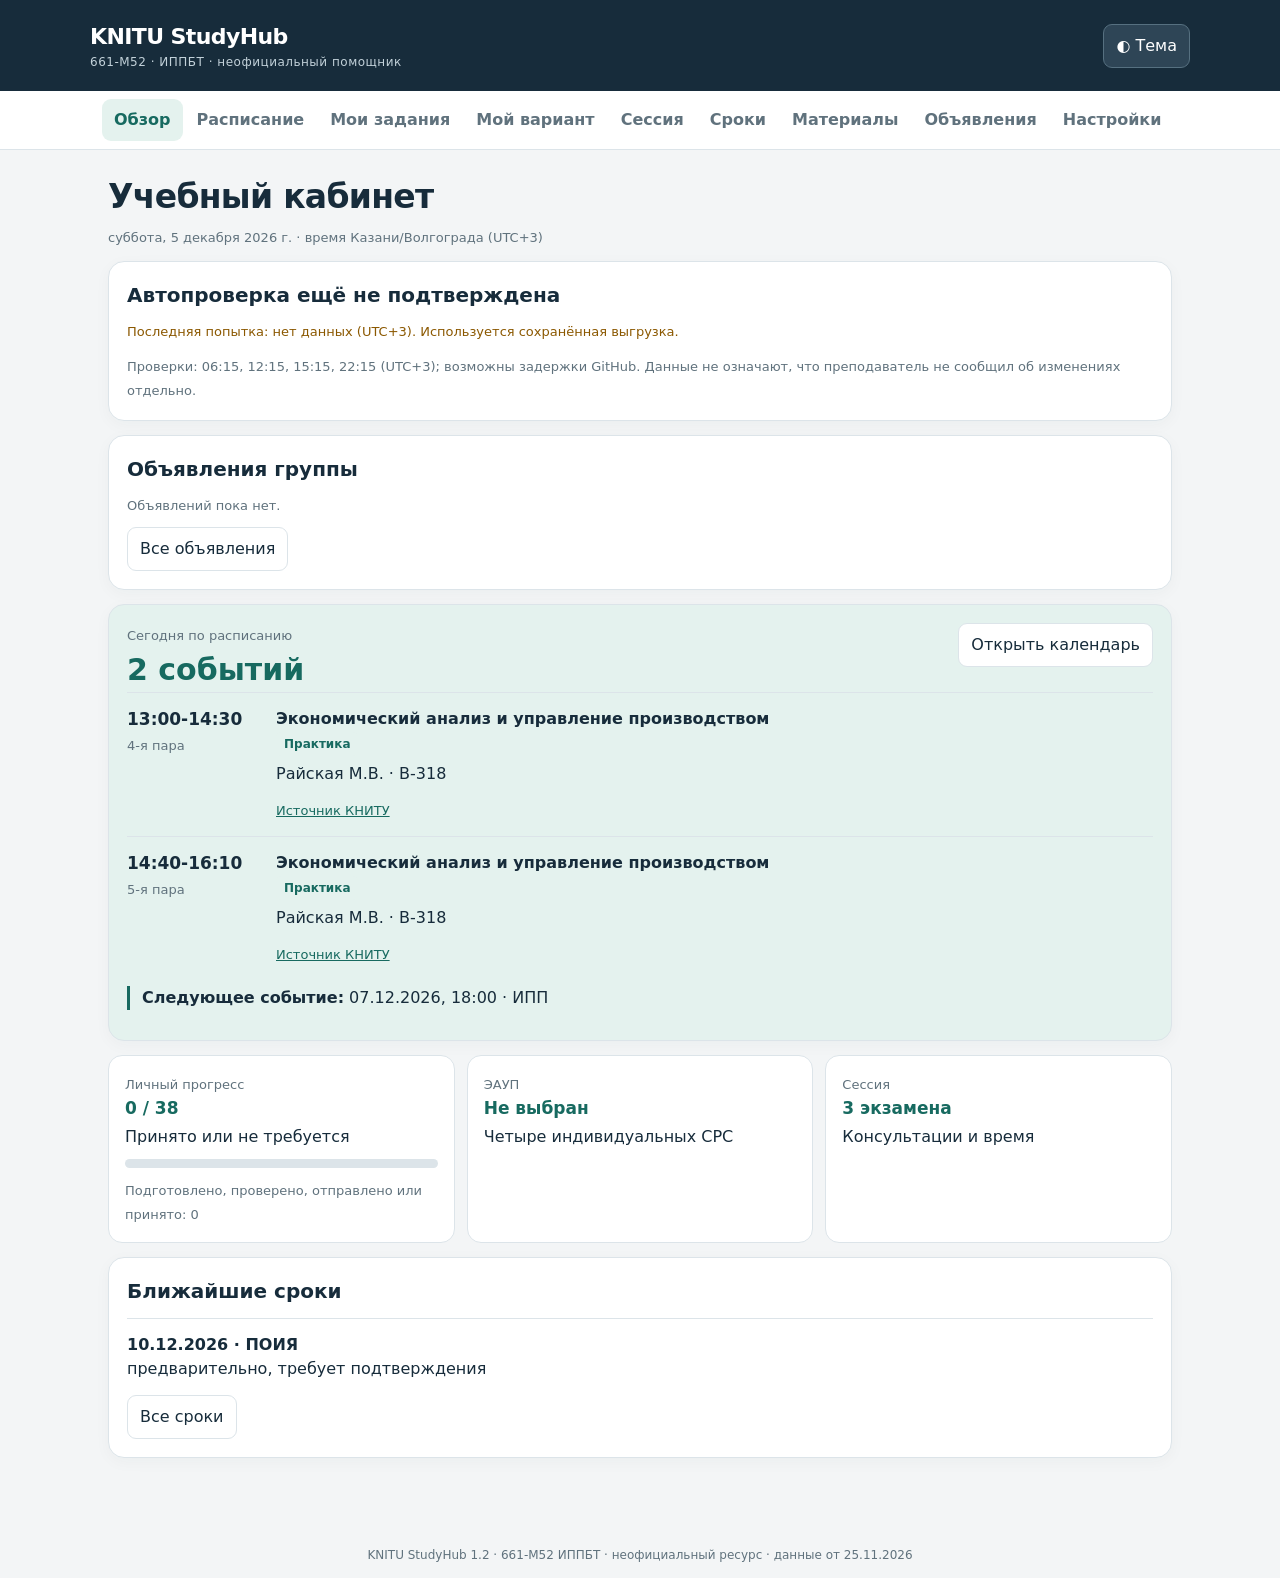
<file: index.html>
<!doctype html>
<html lang="ru"><head><meta charset="utf-8"><meta name="viewport" content="width=device-width, initial-scale=1"><meta name="theme-color" content="#172c3b"><title>KNITU StudyHub · 661-М52</title><link rel="manifest" href="manifest.webmanifest"><link rel="icon" href="icon-192.png"><style>
:root{color-scheme:light dark;--bg:#f3f5f6;--panel:#fff;--text:#172c3b;--muted:#60727d;--line:#dce4e9;--accent:#176a60;--soft:#e4f2ee;--warn:#8b5800;--shadow:0 4px 16px #192b3b09} @media(prefers-color-scheme:dark){:root{--bg:#111a21;--panel:#1c2933;--text:#eef4f7;--muted:#a6b8c3;--line:#344550;--accent:#76d1be;--soft:#23403c;--warn:#f2c17b;--shadow:none}} html[data-theme=light]{color-scheme:light;--bg:#f3f5f6;--panel:#fff;--text:#172c3b;--muted:#60727d;--line:#dce4e9;--accent:#176a60;--soft:#e4f2ee;--warn:#8b5800}html[data-theme=dark]{color-scheme:dark;--bg:#111a21;--panel:#1c2933;--text:#eef4f7;--muted:#a6b8c3;--line:#344550;--accent:#76d1be;--soft:#23403c;--warn:#f2c17b}
*{box-sizing:border-box}body{margin:0;background:var(--bg);color:var(--text);font-family:system-ui,-apple-system,"Segoe UI",sans-serif;line-height:1.5}header{background:#172c3b;color:#fff;padding:20px 24px}header .wrap{display:flex;justify-content:space-between;align-items:center;gap:12px} .wrap{max-width:1100px;margin:auto} .brand{font-size:22px;font-weight:750;letter-spacing:-.6px}.brand small{display:block;font-size:12px;letter-spacing:.5px;font-weight:500;color:#c2d1d9} header button{background:#2e4556;color:white;border:1px solid #567080} nav{position:sticky;top:0;z-index:2;background:var(--panel);border-bottom:1px solid var(--line)}nav .wrap{display:flex;gap:2px;overflow-x:auto;padding:8px 12px}nav button{white-space:nowrap;border:0;background:transparent;color:var(--muted);font-weight:600}nav button.active{background:var(--soft);color:var(--accent)}main{max-width:1100px;margin:0 auto;padding:22px 18px 60px}h1{font-size:clamp(24px,4vw,33px);letter-spacing:-.7px;margin:0 0 6px}h2{font-size:20px;margin:0 0 12px}h3{font-size:16px;margin:0}p{margin:6px 0 12px}small,.muted{color:var(--muted);font-size:13px}.panel{background:var(--panel);border:1px solid var(--line);border-radius:16px;padding:18px;margin:14px 0;box-shadow:var(--shadow)}.hero{background:var(--soft);border:1px solid var(--line)}.cols{display:grid;grid-template-columns:repeat(auto-fit,minmax(min(260px,100%),1fr));gap:12px}.tile{border:1px solid var(--line);background:var(--panel);border-radius:14px;padding:16px;text-align:left;cursor:pointer}.tile strong{display:block;font-size:17px;margin-bottom:3px}.kpi{font-size:30px;font-weight:750;color:var(--accent)}button,select,input{font:inherit;max-width:100%}button,select,input[type=date],input[type=search]{border:1px solid var(--line);border-radius:9px;background:var(--panel);color:var(--text);padding:9px 12px}button{cursor:pointer}button:hover,.tile:hover{border-color:var(--accent)}button:focus-visible,select:focus-visible,input:focus-visible,a:focus-visible{outline:3px solid var(--accent);outline-offset:3px}button.primary{background:var(--accent);color:var(--panel);font-weight:700;border:0}a{color:var(--accent);overflow-wrap:anywhere} .controls{display:flex;align-items:center;gap:8px;flex-wrap:wrap;margin:12px 0}.row{display:flex;justify-content:space-between;gap:10px;align-items:start}.tag{display:inline-block;background:var(--soft);color:var(--accent);font-size:12px;font-weight:650;padding:3px 8px;border-radius:5px;white-space:normal}.warning{color:var(--warn);font-size:13px}.entry{border-top:1px solid var(--line);padding:14px 0}.entry:last-child{padding-bottom:0}.entry:first-child{border-top:0}.entry .time{font-weight:750;font-variant-numeric:tabular-nums;font-size:17px}.lesson{display:grid;grid-template-columns:135px 1fr;gap:14px}.task{display:grid;grid-template-columns:1fr auto;gap:12px}.task select{max-width:180px;align-self:start}.task details{font-size:13px;color:var(--muted)}.task summary{cursor:pointer}.bar{height:9px;border-radius:9px;background:var(--line);overflow:hidden;margin:10px 0}.bar span{display:block;height:100%;background:var(--accent)}.dayhead{font-weight:750;margin-top:18px;border-bottom:1px solid var(--line);padding:0 0 6px}.empty{padding:14px 0;color:var(--muted)}.footer{padding:14px 18px;text-align:center;font-size:12px;color:var(--muted)}.source{font-size:12px;color:var(--muted)}.notice{border-left:3px solid var(--accent);padding-left:12px}.visually-hidden{position:absolute;width:1px;height:1px;overflow:hidden;clip:rect(0,0,0,0)}@media(max-width:600px){header{padding:16px}main{padding:16px 12px 40px}.panel{padding:14px}.lesson{grid-template-columns:1fr;gap:3px}.task{grid-template-columns:1fr;gap:5px}.task select{max-width:100%;width:100%}.brand{font-size:19px}nav button{padding:8px 10px}.row{flex-wrap:wrap}.controls select{flex:1;min-width:130px}}
</style></head><body><header><div class="wrap"><div class="brand">KNITU StudyHub<small>661-М52 · ИППБТ · неофициальный помощник</small></div><button id="theme" aria-label="Изменить тему">◐ Тема</button></div></header><nav aria-label="Разделы"><div class="wrap" id="nav"></div></nav><main id="main" aria-live="polite"></main><div class="footer" id="foot"></div>
<script id="seed" type="application/json">{"version":"1.1","updated":"2026-11-25","schedule":{"group":"661-М52 ИППБТ","start":"2026-11-23","end":"2027-01-24","created":"2026-11-24T14:27:14.1373311+03:00","coverage":[{"Kind":"week","Date":"2026-11-23","Through":"2026-11-28","Status":"online","Count":8,"Source":"https://www.kstu.ru/www_Ggrid.jsp?d=2026-11-23&g=47638&f=297&idk=55951","Note":"Mon-Sat verified; Sunday not provided by page."},{"Kind":"week","Date":"2026-11-30","Through":"2026-12-05","Status":"online","Count":8,"Source":"https://www.kstu.ru/www_Ggrid.jsp?d=2026-11-30&g=47638&f=297&idk=55951","Note":"Mon-Sat verified; Sunday not provided by page."},{"Kind":"week","Date":"2026-12-07","Through":"2026-12-12","Status":"online","Count":8,"Source":"https://www.kstu.ru/www_Ggrid.jsp?d=2026-12-07&g=47638&f=297&idk=55951","Note":"Mon-Sat verified; Sunday not provided by page."},{"Kind":"week","Date":"2026-12-14","Through":"2026-12-19","Status":"online","Count":6,"Source":"https://www.kstu.ru/www_Ggrid.jsp?d=2026-12-14&g=47638&f=297&idk=55951","Note":"Mon-Sat verified; Sunday not provided by page."},{"Kind":"week","Date":"2026-12-21","Through":"2026-12-26","Status":"online","Count":8,"Source":"https://www.kstu.ru/www_Ggrid.jsp?d=2026-12-21&g=47638&f=297&idk=55951","Note":"Mon-Sat verified; Sunday not provided by page."},{"Kind":"week","Date":"2026-12-28","Through":"2027-01-02","Status":"online","Count":5,"Source":"https://www.kstu.ru/www_Ggrid.jsp?d=2026-12-28&g=47638&f=297&idk=55951","Note":"Mon-Sat verified; Sunday not provided by page."},{"Kind":"week","Date":"2027-01-04","Through":"2027-01-09","Status":"online","Count":0,"Source":"https://www.kstu.ru/www_Ggrid.jsp?d=2027-01-04&g=47638&f=297&idk=55951","Note":"Mon-Sat verified; Sunday not provided by page."},{"Kind":"week","Date":"2027-01-11","Through":"2027-01-16","Status":"online","Count":0,"Source":"https://www.kstu.ru/www_Ggrid.jsp?d=2027-01-11&g=47638&f=297&idk=55951","Note":"Mon-Sat verified; Sunday not provided by page."},{"Kind":"week","Date":"2027-01-18","Through":"2027-01-23","Status":"online","Count":0,"Source":"https://www.kstu.ru/www_Ggrid.jsp?d=2027-01-18&g=47638&f=297&idk=55951","Note":"Mon-Sat verified; Sunday not provided by page."},{"Kind":"exams","Date":"2027-01-11","Through":"2027-01-24","Status":"online","Count":6,"Source":"https://www.kstu.ru/www_GEgrid.jsp?d=2027-01-11&f=297&g=47638&idk=55952","Note":"Exam table parsed."}],"entries":[{"Date":"2026-11-23","Start":"18:00","End":"19:30","Pair":7,"Subject":"Инженерная педагогика и психология","Type":"ПЗ","Teacher":"Шагеева Ф.Т.","Room":"Г-312","Period":"1 сен - 31 дек","Subgroup":"","Details":"Г-312 Инженерная педагогика и психология (ПЗ) 1 сен - 31 дек Шагеева Ф.Т.","Source":"https://www.kstu.ru/www_Ggrid.jsp?d=2026-11-23&g=47638&f=297&idk=55951","Category":"lesson"},{"Date":"2026-11-23","Start":"19:40","End":"21:10","Pair":8,"Subject":"Инженерная педагогика и психология","Type":"ПЗ","Teacher":"Шагеева Ф.Т.","Room":"Г-312","Period":"1 сен - 31 дек","Subgroup":"","Details":"Г-312 Инженерная педагогика и психология (ПЗ) 1 сен - 31 дек Шагеева Ф.Т.","Source":"https://www.kstu.ru/www_Ggrid.jsp?d=2026-11-23&g=47638&f=297&idk=55951","Category":"lesson"},{"Date":"2026-11-24","Start":"19:40","End":"21:10","Pair":8,"Subject":"Производства, основанные на применении дрожжей, бактерий и микромицетов","Type":"ЛР","Teacher":"Лаврова К.З.","Room":"В-203","Period":"1 сен - 31 дек","Subgroup":"","Details":"В-203 Производства, основанные на применении дрожжей, бактерий и микромицетов (ЛР) 1 сен - 31 дек Лаврова К.З.","Source":"https://www.kstu.ru/www_Ggrid.jsp?d=2026-11-23&g=47638&f=297&idk=55951","Category":"lesson"},{"Date":"2026-11-25","Start":"16:20","End":"17:50","Pair":6,"Subject":"Технология и химия бродильных производств","Type":"ЛР","Teacher":"Докучаева И.С.","Room":"В-203","Period":"1 сен - 31 дек","Subgroup":"","Details":"В-203 Технология и химия бродильных производств (ЛР) 1 сен - 31 дек Докучаева И.С.","Source":"https://www.kstu.ru/www_Ggrid.jsp?d=2026-11-23&g=47638&f=297&idk=55951","Category":"lesson"},{"Date":"2026-11-25","Start":"18:00","End":"19:30","Pair":7,"Subject":"Технология и химия бродильных производств","Type":"ЛР","Teacher":"Докучаева И.С.","Room":"В-203","Period":"1 сен - 31 дек","Subgroup":"","Details":"В-203 Технология и химия бродильных производств (ЛР) 1 сен - 31 дек Докучаева И.С.","Source":"https://www.kstu.ru/www_Ggrid.jsp?d=2026-11-23&g=47638&f=297&idk=55951","Category":"lesson"},{"Date":"2026-11-25","Start":"19:40","End":"21:10","Pair":8,"Subject":"Технология и химия бродильных производств","Type":"ЛР","Teacher":"Докучаева И.С.","Room":"В-203","Period":"1 сен - 31 дек","Subgroup":"","Details":"В-203 Технология и химия бродильных производств (ЛР) 1 сен - 31 дек Докучаева И.С.","Source":"https://www.kstu.ru/www_Ggrid.jsp?d=2026-11-23&g=47638&f=297&idk=55951","Category":"lesson"},{"Date":"2026-11-26","Start":"16:20","End":"17:50","Pair":6,"Subject":"Профессионально-ориентированный иностранный язык","Type":"ПЗ","Teacher":"Волкова Е.В.","Room":"Г-517","Period":"1 сен - 31 дек","Subgroup":"*0.5 гр","Details":"Г-517 Профессионально-ориентированный иностранный язык (ПЗ) 1 сен - 31 дек Волкова Е.В. *0.5 гр","Source":"https://www.kstu.ru/www_Ggrid.jsp?d=2026-11-23&g=47638&f=297&idk=55951","Category":"lesson"},{"Date":"2026-11-26","Start":"18:00","End":"19:30","Pair":7,"Subject":"Профессионально-ориентированный иностранный язык","Type":"ПЗ","Teacher":"Волкова Е.В.","Room":"Г-517","Period":"1 сен - 31 дек","Subgroup":"*0.5 гр","Details":"Г-517 Профессионально-ориентированный иностранный язык (ПЗ) 1 сен - 31 дек Волкова Е.В. *0.5 гр","Source":"https://www.kstu.ru/www_Ggrid.jsp?d=2026-11-23&g=47638&f=297&idk=55951","Category":"lesson"},{"Date":"2026-11-30","Start":"16:20","End":"17:50","Pair":6,"Subject":"Производства, основанные на применении дрожжей, бактерий и микромицетов","Type":"ЛЕКЦ","Teacher":"Докучаева И.С.","Room":"В-207","Period":"1 сен - 31 дек","Subgroup":"","Details":"В-207 Производства, основанные на применении дрожжей, бактерий и микромицетов (ЛЕКЦ) 1 сен - 31 дек Докучаева И.С.","Source":"https://www.kstu.ru/www_Ggrid.jsp?d=2026-11-30&g=47638&f=297&idk=55951","Category":"lesson"},{"Date":"2026-11-30","Start":"18:00","End":"19:30","Pair":7,"Subject":"Технология и химия бродильных производств","Type":"ЛЕКЦ","Teacher":"Докучаева И.С.","Room":"В-207","Period":"1 сен - 31 дек","Subgroup":"","Details":"В-207 Технология и химия бродильных производств (ЛЕКЦ) 1 сен - 31 дек Докучаева И.С.","Source":"https://www.kstu.ru/www_Ggrid.jsp?d=2026-11-30&g=47638&f=297&idk=55951","Category":"lesson"},{"Date":"2026-12-01","Start":"19:40","End":"21:10","Pair":8,"Subject":"Производства, основанные на применении дрожжей, бактерий и микромицетов","Type":"ЛР","Teacher":"Лаврова К.З.","Room":"В-203","Period":"1 сен - 31 дек","Subgroup":"","Details":"В-203 Производства, основанные на применении дрожжей, бактерий и микромицетов (ЛР) 1 сен - 31 дек Лаврова К.З.","Source":"https://www.kstu.ru/www_Ggrid.jsp?d=2026-11-30&g=47638&f=297&idk=55951","Category":"lesson"},{"Date":"2026-12-03","Start":"16:20","End":"17:50","Pair":6,"Subject":"Профессионально-ориентированный иностранный язык","Type":"ПЗ","Teacher":"Волкова Е.В.","Room":"Г-517","Period":"1 сен - 31 дек","Subgroup":"*0.5 гр","Details":"Г-517 Профессионально-ориентированный иностранный язык (ПЗ) 1 сен - 31 дек Волкова Е.В. *0.5 гр","Source":"https://www.kstu.ru/www_Ggrid.jsp?d=2026-11-30&g=47638&f=297&idk=55951","Category":"lesson"},{"Date":"2026-12-03","Start":"18:00","End":"19:30","Pair":7,"Subject":"Профессионально-ориентированный иностранный язык","Type":"ПЗ","Teacher":"Волкова Е.В.","Room":"Г-517","Period":"1 сен - 31 дек","Subgroup":"*0.5 гр","Details":"Г-517 Профессионально-ориентированный иностранный язык (ПЗ) 1 сен - 31 дек Волкова Е.В. *0.5 гр","Source":"https://www.kstu.ru/www_Ggrid.jsp?d=2026-11-30&g=47638&f=297&idk=55951","Category":"lesson"},{"Date":"2026-12-04","Start":"16:20","End":"17:50","Pair":6,"Subject":"Технологии комплексной переработки растительного сырья","Type":"ЛЕКЦ","Teacher":"Ямашев Т.А.","Room":"К-404","Period":"1 сен - 31 дек","Subgroup":"","Details":"К-404 Технологии комплексной переработки растительного сырья (ЛЕКЦ) 1 сен - 31 дек Ямашев Т.А.","Source":"https://www.kstu.ru/www_Ggrid.jsp?d=2026-11-30&g=47638&f=297&idk=55951","Category":"lesson"},{"Date":"2026-12-05","Start":"13:00","End":"14:30","Pair":4,"Subject":"Экономический анализ и управление производством","Type":"ПЗ","Teacher":"Райская М.В.","Room":"В-318","Period":"1 сен - 6 дек","Subgroup":"","Details":"В-318 Экономический анализ и управление производством (ПЗ) 1 сен - 6 дек Райская М.В.","Source":"https://www.kstu.ru/www_Ggrid.jsp?d=2026-11-30&g=47638&f=297&idk=55951","Category":"lesson"},{"Date":"2026-12-05","Start":"14:40","End":"16:10","Pair":5,"Subject":"Экономический анализ и управление производством","Type":"ПЗ","Teacher":"Райская М.В.","Room":"В-318","Period":"1 сен - 6 дек","Subgroup":"","Details":"В-318 Экономический анализ и управление производством (ПЗ) 1 сен - 6 дек Райская М.В.","Source":"https://www.kstu.ru/www_Ggrid.jsp?d=2026-11-30&g=47638&f=297&idk=55951","Category":"lesson"},{"Date":"2026-12-07","Start":"18:00","End":"19:30","Pair":7,"Subject":"Инженерная педагогика и психология","Type":"ПЗ","Teacher":"Шагеева Ф.Т.","Room":"Г-312","Period":"1 сен - 31 дек","Subgroup":"","Details":"Г-312 Инженерная педагогика и психология (ПЗ) 1 сен - 31 дек Шагеева Ф.Т.","Source":"https://www.kstu.ru/www_Ggrid.jsp?d=2026-12-07&g=47638&f=297&idk=55951","Category":"lesson"},{"Date":"2026-12-07","Start":"19:40","End":"21:10","Pair":8,"Subject":"Инженерная педагогика и психология","Type":"ПЗ","Teacher":"Шагеева Ф.Т.","Room":"Г-312","Period":"1 сен - 31 дек","Subgroup":"","Details":"Г-312 Инженерная педагогика и психология (ПЗ) 1 сен - 31 дек Шагеева Ф.Т.","Source":"https://www.kstu.ru/www_Ggrid.jsp?d=2026-12-07&g=47638&f=297&idk=55951","Category":"lesson"},{"Date":"2026-12-08","Start":"19:40","End":"21:10","Pair":8,"Subject":"Производства, основанные на применении дрожжей, бактерий и микромицетов","Type":"ЛР","Teacher":"Лаврова К.З.","Room":"В-203","Period":"1 сен - 31 дек","Subgroup":"","Details":"В-203 Производства, основанные на применении дрожжей, бактерий и микромицетов (ЛР) 1 сен - 31 дек Лаврова К.З.","Source":"https://www.kstu.ru/www_Ggrid.jsp?d=2026-12-07&g=47638&f=297&idk=55951","Category":"lesson"},{"Date":"2026-12-09","Start":"16:20","End":"17:50","Pair":6,"Subject":"Технология и химия бродильных производств","Type":"ЛР","Teacher":"Докучаева И.С.","Room":"В-203","Period":"1 сен - 31 дек","Subgroup":"","Details":"В-203 Технология и химия бродильных производств (ЛР) 1 сен - 31 дек Докучаева И.С.","Source":"https://www.kstu.ru/www_Ggrid.jsp?d=2026-12-07&g=47638&f=297&idk=55951","Category":"lesson"},{"Date":"2026-12-09","Start":"18:00","End":"19:30","Pair":7,"Subject":"Технология и химия бродильных производств","Type":"ЛР","Teacher":"Докучаева И.С.","Room":"В-203","Period":"1 сен - 31 дек","Subgroup":"","Details":"В-203 Технология и химия бродильных производств (ЛР) 1 сен - 31 дек Докучаева И.С.","Source":"https://www.kstu.ru/www_Ggrid.jsp?d=2026-12-07&g=47638&f=297&idk=55951","Category":"lesson"},{"Date":"2026-12-09","Start":"19:40","End":"21:10","Pair":8,"Subject":"Технология и химия бродильных производств","Type":"ЛР","Teacher":"Докучаева И.С.","Room":"В-203","Period":"1 сен - 31 дек","Subgroup":"","Details":"В-203 Технология и химия бродильных производств (ЛР) 1 сен - 31 дек Докучаева И.С.","Source":"https://www.kstu.ru/www_Ggrid.jsp?d=2026-12-07&g=47638&f=297&idk=55951","Category":"lesson"},{"Date":"2026-12-10","Start":"16:20","End":"17:50","Pair":6,"Subject":"Профессионально-ориентированный иностранный язык","Type":"ПЗ","Teacher":"Волкова Е.В.","Room":"Г-517","Period":"1 сен - 31 дек","Subgroup":"*0.5 гр","Details":"Г-517 Профессионально-ориентированный иностранный язык (ПЗ) 1 сен - 31 дек Волкова Е.В. *0.5 гр","Source":"https://www.kstu.ru/www_Ggrid.jsp?d=2026-12-07&g=47638&f=297&idk=55951","Category":"lesson"},{"Date":"2026-12-10","Start":"18:00","End":"19:30","Pair":7,"Subject":"Профессионально-ориентированный иностранный язык","Type":"ПЗ","Teacher":"Волкова Е.В.","Room":"Г-517","Period":"1 сен - 31 дек","Subgroup":"*0.5 гр","Details":"Г-517 Профессионально-ориентированный иностранный язык (ПЗ) 1 сен - 31 дек Волкова Е.В. *0.5 гр","Source":"https://www.kstu.ru/www_Ggrid.jsp?d=2026-12-07&g=47638&f=297&idk=55951","Category":"lesson"},{"Date":"2026-12-14","Start":"16:20","End":"17:50","Pair":6,"Subject":"Производства, основанные на применении дрожжей, бактерий и микромицетов","Type":"ЛЕКЦ","Teacher":"Докучаева И.С.","Room":"В-207","Period":"1 сен - 31 дек","Subgroup":"","Details":"В-207 Производства, основанные на применении дрожжей, бактерий и микромицетов (ЛЕКЦ) 1 сен - 31 дек Докучаева И.С.","Source":"https://www.kstu.ru/www_Ggrid.jsp?d=2026-12-14&g=47638&f=297&idk=55951","Category":"lesson"},{"Date":"2026-12-14","Start":"18:00","End":"19:30","Pair":7,"Subject":"Технология и химия бродильных производств","Type":"ЛЕКЦ","Teacher":"Докучаева И.С.","Room":"В-207","Period":"1 сен - 31 дек","Subgroup":"","Details":"В-207 Технология и химия бродильных производств (ЛЕКЦ) 1 сен - 31 дек Докучаева И.С.","Source":"https://www.kstu.ru/www_Ggrid.jsp?d=2026-12-14&g=47638&f=297&idk=55951","Category":"lesson"},{"Date":"2026-12-15","Start":"19:40","End":"21:10","Pair":8,"Subject":"Производства, основанные на применении дрожжей, бактерий и микромицетов","Type":"ЛР","Teacher":"Лаврова К.З.","Room":"В-203","Period":"1 сен - 31 дек","Subgroup":"","Details":"В-203 Производства, основанные на применении дрожжей, бактерий и микромицетов (ЛР) 1 сен - 31 дек Лаврова К.З.","Source":"https://www.kstu.ru/www_Ggrid.jsp?d=2026-12-14&g=47638&f=297&idk=55951","Category":"lesson"},{"Date":"2026-12-17","Start":"16:20","End":"17:50","Pair":6,"Subject":"Профессионально-ориентированный иностранный язык","Type":"ПЗ","Teacher":"Волкова Е.В.","Room":"Г-517","Period":"1 сен - 31 дек","Subgroup":"*0.5 гр","Details":"Г-517 Профессионально-ориентированный иностранный язык (ПЗ) 1 сен - 31 дек Волкова Е.В. *0.5 гр","Source":"https://www.kstu.ru/www_Ggrid.jsp?d=2026-12-14&g=47638&f=297&idk=55951","Category":"lesson"},{"Date":"2026-12-17","Start":"18:00","End":"19:30","Pair":7,"Subject":"Профессионально-ориентированный иностранный язык","Type":"ПЗ","Teacher":"Волкова Е.В.","Room":"Г-517","Period":"1 сен - 31 дек","Subgroup":"*0.5 гр","Details":"Г-517 Профессионально-ориентированный иностранный язык (ПЗ) 1 сен - 31 дек Волкова Е.В. *0.5 гр","Source":"https://www.kstu.ru/www_Ggrid.jsp?d=2026-12-14&g=47638&f=297&idk=55951","Category":"lesson"},{"Date":"2026-12-18","Start":"16:20","End":"17:50","Pair":6,"Subject":"Технологии комплексной переработки растительного сырья","Type":"ЛЕКЦ","Teacher":"Ямашев Т.А.","Room":"К-404","Period":"1 сен - 31 дек","Subgroup":"","Details":"К-404 Технологии комплексной переработки растительного сырья (ЛЕКЦ) 1 сен - 31 дек Ямашев Т.А.","Source":"https://www.kstu.ru/www_Ggrid.jsp?d=2026-12-14&g=47638&f=297&idk=55951","Category":"lesson"},{"Date":"2026-12-21","Start":"18:00","End":"19:30","Pair":7,"Subject":"Инженерная педагогика и психология","Type":"ПЗ","Teacher":"Шагеева Ф.Т.","Room":"Г-312","Period":"1 сен - 31 дек","Subgroup":"","Details":"Г-312 Инженерная педагогика и психология (ПЗ) 1 сен - 31 дек Шагеева Ф.Т.","Source":"https://www.kstu.ru/www_Ggrid.jsp?d=2026-12-21&g=47638&f=297&idk=55951","Category":"lesson"},{"Date":"2026-12-21","Start":"19:40","End":"21:10","Pair":8,"Subject":"Инженерная педагогика и психология","Type":"ПЗ","Teacher":"Шагеева Ф.Т.","Room":"Г-312","Period":"1 сен - 31 дек","Subgroup":"","Details":"Г-312 Инженерная педагогика и психология (ПЗ) 1 сен - 31 дек Шагеева Ф.Т.","Source":"https://www.kstu.ru/www_Ggrid.jsp?d=2026-12-21&g=47638&f=297&idk=55951","Category":"lesson"},{"Date":"2026-12-22","Start":"19:40","End":"21:10","Pair":8,"Subject":"Производства, основанные на применении дрожжей, бактерий и микромицетов","Type":"ЛР","Teacher":"Лаврова К.З.","Room":"В-203","Period":"1 сен - 31 дек","Subgroup":"","Details":"В-203 Производства, основанные на применении дрожжей, бактерий и микромицетов (ЛР) 1 сен - 31 дек Лаврова К.З.","Source":"https://www.kstu.ru/www_Ggrid.jsp?d=2026-12-21&g=47638&f=297&idk=55951","Category":"lesson"},{"Date":"2026-12-23","Start":"16:20","End":"17:50","Pair":6,"Subject":"Технология и химия бродильных производств","Type":"ЛР","Teacher":"Докучаева И.С.","Room":"В-203","Period":"1 сен - 31 дек","Subgroup":"","Details":"В-203 Технология и химия бродильных производств (ЛР) 1 сен - 31 дек Докучаева И.С.","Source":"https://www.kstu.ru/www_Ggrid.jsp?d=2026-12-21&g=47638&f=297&idk=55951","Category":"lesson"},{"Date":"2026-12-23","Start":"18:00","End":"19:30","Pair":7,"Subject":"Технология и химия бродильных производств","Type":"ЛР","Teacher":"Докучаева И.С.","Room":"В-203","Period":"1 сен - 31 дек","Subgroup":"","Details":"В-203 Технология и химия бродильных производств (ЛР) 1 сен - 31 дек Докучаева И.С.","Source":"https://www.kstu.ru/www_Ggrid.jsp?d=2026-12-21&g=47638&f=297&idk=55951","Category":"lesson"},{"Date":"2026-12-23","Start":"19:40","End":"21:10","Pair":8,"Subject":"Технология и химия бродильных производств","Type":"ЛР","Teacher":"Докучаева И.С.","Room":"В-203","Period":"1 сен - 31 дек","Subgroup":"","Details":"В-203 Технология и химия бродильных производств (ЛР) 1 сен - 31 дек Докучаева И.С.","Source":"https://www.kstu.ru/www_Ggrid.jsp?d=2026-12-21&g=47638&f=297&idk=55951","Category":"lesson"},{"Date":"2026-12-24","Start":"16:20","End":"17:50","Pair":6,"Subject":"Профессионально-ориентированный иностранный язык","Type":"ПЗ","Teacher":"Волкова Е.В.","Room":"Г-517","Period":"1 сен - 31 дек","Subgroup":"*0.5 гр","Details":"Г-517 Профессионально-ориентированный иностранный язык (ПЗ) 1 сен - 31 дек Волкова Е.В. *0.5 гр","Source":"https://www.kstu.ru/www_Ggrid.jsp?d=2026-12-21&g=47638&f=297&idk=55951","Category":"lesson"},{"Date":"2026-12-24","Start":"18:00","End":"19:30","Pair":7,"Subject":"Профессионально-ориентированный иностранный язык","Type":"ПЗ","Teacher":"Волкова Е.В.","Room":"Г-517","Period":"1 сен - 31 дек","Subgroup":"*0.5 гр","Details":"Г-517 Профессионально-ориентированный иностранный язык (ПЗ) 1 сен - 31 дек Волкова Е.В. *0.5 гр","Source":"https://www.kstu.ru/www_Ggrid.jsp?d=2026-12-21&g=47638&f=297&idk=55951","Category":"lesson"},{"Date":"2026-12-28","Start":"16:20","End":"17:50","Pair":6,"Subject":"Производства, основанные на применении дрожжей, бактерий и микромицетов","Type":"ЛЕКЦ","Teacher":"Докучаева И.С.","Room":"В-207","Period":"1 сен - 31 дек","Subgroup":"","Details":"В-207 Производства, основанные на применении дрожжей, бактерий и микромицетов (ЛЕКЦ) 1 сен - 31 дек Докучаева И.С.","Source":"https://www.kstu.ru/www_Ggrid.jsp?d=2026-12-28&g=47638&f=297&idk=55951","Category":"lesson"},{"Date":"2026-12-28","Start":"18:00","End":"19:30","Pair":7,"Subject":"Технология и химия бродильных производств","Type":"ЛЕКЦ","Teacher":"Докучаева И.С.","Room":"В-207","Period":"1 сен - 31 дек","Subgroup":"","Details":"В-207 Технология и химия бродильных производств (ЛЕКЦ) 1 сен - 31 дек Докучаева И.С.","Source":"https://www.kstu.ru/www_Ggrid.jsp?d=2026-12-28&g=47638&f=297&idk=55951","Category":"lesson"},{"Date":"2026-12-29","Start":"19:40","End":"21:10","Pair":8,"Subject":"Производства, основанные на применении дрожжей, бактерий и микромицетов","Type":"ЛР","Teacher":"Лаврова К.З.","Room":"В-203","Period":"1 сен - 31 дек","Subgroup":"","Details":"В-203 Производства, основанные на применении дрожжей, бактерий и микромицетов (ЛР) 1 сен - 31 дек Лаврова К.З.","Source":"https://www.kstu.ru/www_Ggrid.jsp?d=2026-12-28&g=47638&f=297&idk=55951","Category":"lesson"},{"Date":"2026-12-31","Start":"16:20","End":"17:50","Pair":6,"Subject":"Профессионально-ориентированный иностранный язык","Type":"ПЗ","Teacher":"Волкова Е.В.","Room":"Г-517","Period":"1 сен - 31 дек","Subgroup":"*0.5 гр","Details":"Г-517 Профессионально-ориентированный иностранный язык (ПЗ) 1 сен - 31 дек Волкова Е.В. *0.5 гр","Source":"https://www.kstu.ru/www_Ggrid.jsp?d=2026-12-28&g=47638&f=297&idk=55951","Category":"lesson"},{"Date":"2026-12-31","Start":"18:00","End":"19:30","Pair":7,"Subject":"Профессионально-ориентированный иностранный язык","Type":"ПЗ","Teacher":"Волкова Е.В.","Room":"Г-517","Period":"1 сен - 31 дек","Subgroup":"*0.5 гр","Details":"Г-517 Профессионально-ориентированный иностранный язык (ПЗ) 1 сен - 31 дек Волкова Е.В. *0.5 гр","Source":"https://www.kstu.ru/www_Ggrid.jsp?d=2026-12-28&g=47638&f=297&idk=55951","Category":"lesson"},{"Date":"2027-01-11","Start":"18:00","End":"19:00","Pair":"","Subject":"Методы идентификации продуктов питания и выявление фальсификации пищевых продуктов","Type":"Консультация","Teacher":"Старовойтова Оксана Валерьевна","Room":"К-423 (КСП Здание учебно-научного производственного комбината студенческого питания литер А)","Period":"","Subgroup":"","Details":"11.01.2027 ПОНЕДЕЛЬНИК | 18:00-19:00 | Методы идентификации продуктов питания и выявление фальсификации пищевых продуктов | Консультация | Старовойтова Оксана Валерьевна | К-423 (КСП Здание учебно-научного производственного комбината студенческого питания литер А)","Source":"https://www.kstu.ru/www_GEgrid.jsp?d=2027-01-11&f=297&g=47638&idk=55952","Category":"exam"},{"Date":"2027-01-12","Start":"17:00","End":"19:00","Pair":"","Subject":"Методы идентификации продуктов питания и выявление фальсификации пищевых продуктов","Type":"Экзамен","Teacher":"Старовойтова Оксана Валерьевна","Room":"К-423 (КСП Здание учебно-научного производственного комбината студенческого питания литер А)","Period":"","Subgroup":"","Details":"12.01.2027 ВТОРНИК | 17:00-19:00 | Методы идентификации продуктов питания и выявление фальсификации пищевых продуктов | Экзамен | Старовойтова Оксана Валерьевна | К-423 (КСП Здание учебно-научного производственного комбината студенческого питания литер А)","Source":"https://www.kstu.ru/www_GEgrid.jsp?d=2027-01-11&f=297&g=47638&idk=55952","Category":"exam"},{"Date":"2027-01-14","Start":"18:00","End":"19:00","Pair":"","Subject":"Технологии комплексной переработки растительного сырья","Type":"Консультация","Teacher":"Ямашев Тимур Анварович","Room":"К-423 (КСП Здание учебно-научного производственного комбината студенческого питания литер А)","Period":"","Subgroup":"","Details":"14.01.2027 ЧЕТВЕРГ | 18:00-19:00 | Технологии комплексной переработки растительного сырья | Консультация | Ямашев Тимур Анварович | К-423 (КСП Здание учебно-научного производственного комбината студенческого питания литер А)","Source":"https://www.kstu.ru/www_GEgrid.jsp?d=2027-01-11&f=297&g=47638&idk=55952","Category":"exam"},{"Date":"2027-01-15","Start":"17:00","End":"19:00","Pair":"","Subject":"Технологии комплексной переработки растительного сырья","Type":"Экзамен","Teacher":"Ямашев Тимур Анварович","Room":"К-423 (КСП Здание учебно-научного производственного комбината студенческого питания литер А)","Period":"","Subgroup":"","Details":"15.01.2027 ПЯТНИЦА | 17:00-19:00 | Технологии комплексной переработки растительного сырья | Экзамен | Ямашев Тимур Анварович | К-423 (КСП Здание учебно-научного производственного комбината студенческого питания литер А)","Source":"https://www.kstu.ru/www_GEgrid.jsp?d=2027-01-11&f=297&g=47638&idk=55952","Category":"exam"},{"Date":"2027-01-18","Start":"18:00","End":"19:00","Pair":"","Subject":"Технология и химия бродильных производств","Type":"Консультация","Teacher":"Докучаева Ирина Сергеевна","Room":"К-423 (КСП Здание учебно-научного производственного комбината студенческого питания литер А)","Period":"","Subgroup":"","Details":"18.01.2027 ПОНЕДЕЛЬНИК | 18:00-19:00 | Технология и химия бродильных производств | Консультация | Докучаева Ирина Сергеевна | К-423 (КСП Здание учебно-научного производственного комбината студенческого питания литер А)","Source":"https://www.kstu.ru/www_GEgrid.jsp?d=2027-01-11&f=297&g=47638&idk=55952","Category":"exam"},{"Date":"2027-01-19","Start":"17:00","End":"19:00","Pair":"","Subject":"Технология и химия бродильных производств","Type":"Экзамен","Teacher":"Докучаева Ирина Сергеевна","Room":"К-423 (КСП Здание учебно-научного производственного комбината студенческого питания литер А)","Period":"","Subgroup":"","Details":"19.01.2027 ВТОРНИК | 17:00-19:00 | Технология и химия бродильных производств | Экзамен | Докучаева Ирина Сергеевна | К-423 (КСП Здание учебно-научного производственного комбината студенческого питания литер А)","Source":"https://www.kstu.ru/www_GEgrid.jsp?d=2027-01-11&f=297&g=47638&idk=55952","Category":"exam"}]},"subjects":{"ИПП":"Инженерная педагогика и психология","ПОПДБМ":"Производства, основанные на применении дрожжей, бактерий и микромицетов","ТХБП":"Технология и химия бродильных производств","ПОИЯ":"Профессионально-ориентированный иностранный язык","ЭАУП":"Экономический анализ и управление производством","ТКПРС":"Технологии комплексной переработки растительного сырья","МИПП":"Методы идентификации продуктов питания и выявление фальсификации пищевых продуктов"},"tasks":[{"id":"P01","subject":"ПОПДБМ","title":"Спиртовое брожение","description":"Мини-конспект в тетради.","deadline":"2026-12-01","deadlineNote":"2026-12-01 (До даты, по MAX)","source":"MAX 21.10 17:15; 20.11 06:47; VK 20.11 ID 112"},{"id":"P02","subject":"ПОПДБМ","title":"Молочнокислое брожение","description":"Мини-конспект в тетради.","deadline":"2026-12-01","deadlineNote":"2026-12-01 (До даты, по MAX)","source":"MAX 21.10 17:15; 20.11 06:47; VK 20.11 ID 112"},{"id":"P03","subject":"ПОПДБМ","title":"Пропионовокислое брожение","description":"Мини-конспект в тетради.","deadline":"2026-12-01","deadlineNote":"2026-12-01 (До даты, по MAX)","source":"MAX 21.10 17:15; 20.11 06:47; VK 20.11 ID 112"},{"id":"P04","subject":"ПОПДБМ","title":"Муравьинокислое брожение","description":"Мини-конспект в тетради.","deadline":"2026-12-01","deadlineNote":"2026-12-01 (До даты, по MAX)","source":"MAX 21.10 17:15; 20.11 06:47; VK 20.11 ID 112"},{"id":"P05","subject":"ПОПДБМ","title":"Маслянокислое брожение","description":"Мини-конспект в тетради.","deadline":"2026-12-01","deadlineNote":"2026-12-01 (До даты, по MAX)","source":"MAX 21.10 17:15; 20.11 06:47; VK 20.11 ID 112"},{"id":"P06","subject":"ПОПДБМ","title":"Ацетонобутиловое брожение","description":"Мини-конспект в тетради.","deadline":"2026-12-01","deadlineNote":"2026-12-01 (До даты, по MAX)","source":"MAX 21.10 17:15; 20.11 06:47; VK 20.11 ID 112"},{"id":"P07","subject":"ПОПДБМ","title":"Гомоацетатное брожение","description":"Мини-конспект в тетради.","deadline":"2026-12-01","deadlineNote":"2026-12-01 (До даты, по MAX)","source":"MAX 21.10 17:15; 20.11 06:47; VK 20.11 ID 112"},{"id":"P08","subject":"ПОПДБМ","title":"Две презентации по типам брожения","description":"Две презентации по двум выбранным видам брожения.","deadline":"2026-12-01","deadlineNote":"2026-12-01 (До даты, по MAX)","source":"MAX 21.10 17:15; 20.11 06:47; VK ID 112"},{"id":"P09","subject":"ПОПДБМ","title":"Презентация по домашнему эксперименту","description":"Самостоятельно провести брожение дома (например, квас, йогурт), подготовить презентацию с реальными фотографиями.","deadline":"2026-12-01","deadlineNote":"2026-12-01 (До даты, по MAX)","source":"MAX 20.11 06:47; VK ID 112"},{"id":"I01","subject":"ИПП","title":"Задание №1 - поисковый метод","description":"Пример применения поискового метода; 0,5-1 страница. Применимость домашних заданий зависит от посещения практики.","deadline":"","deadlineNote":"не указан (Не установлен)","source":"files/задание_1_методы активного обучения.docx"},{"id":"I02","subject":"ИПП","title":"Задание №2 - личный план развития","description":"Четыре сферы жизни, одна из двух форм; преподавателю показать план. Применимость домашних заданий зависит от посещения практики.","deadline":"","deadlineNote":"не указан (Не установлен)","source":"files/Задания_2_личностный план развития.docx"},{"id":"I03","subject":"ИПП","title":"Диагностика качеств личности","description":"Протокол, обработка, профиль и анализ (часть задания №2). Применимость домашних заданий зависит от посещения практики.","deadline":"","deadlineNote":"не указан (Не установлен)","source":"files/Задания_2_личностный план развития.docx"},{"id":"I04","subject":"ИПП","title":"Задание №3 - программа повышения квалификации","description":"По шаблону; исходно группа 2-3 человека. Применимость домашних заданий зависит от посещения практики.","deadline":"","deadlineNote":"не указан (Не установлен)","source":"MAX 27.10 10:15-10:16; шаблон ПК"},{"id":"I05","subject":"ИПП","title":"Собственное занятие","description":"Любая тема, интерактив (опрос, викторина, самопроверка).","deadline":"","deadlineNote":"не указан (Не установлен)","source":"MAX 14.09 18:08; VK ID 45"},{"id":"I06","subject":"ИПП","title":"Задания №4 и №5","description":"Всего пять заданий. Формулировки №4-5 не установлены; уточнить при необходимости. По MAX задания соответствующей посещённой практики дома выполнять не нужно.","deadline":"","deadlineNote":"не указан (Не установлен)","source":"MAX 14.09 18:08; VK ID 45"},{"id":"E01","subject":"ЭАУП","title":"СРС №1","description":"3-5 страниц, методика анализа с формулами. Отдельный PDF; выбрать вариант по последней цифре зачётки/студенческого (0 → 10). Четыре PDF отправить вместе, без ZIP. В письме ФИО, группа, вариант.","deadline":"2026-12-01","deadlineNote":"До 01.12.2026 для должников, по фото письма 15.09; уточнить при изменениях.","source":"Фото MAX 15.09 11:19; СРС-ЭАУП-маг-техн-2026.pdf"},{"id":"E02","subject":"ЭАУП","title":"СРС №2","description":"2-3 страницы, раскрыть содержание вопроса. Отдельный PDF; выбрать вариант по последней цифре зачётки/студенческого (0 → 10). Четыре PDF отправить вместе, без ZIP. В письме ФИО, группа, вариант.","deadline":"2026-12-01","deadlineNote":"До 01.12.2026 для должников, по фото письма 15.09; уточнить при изменениях.","source":"Фото MAX 15.09 11:19; СРС-ЭАУП-маг-техн-2026.pdf"},{"id":"E03","subject":"ЭАУП","title":"СРС №3","description":"Реферат 10-15 страниц, ссылки на литературу. Отдельный PDF; выбрать вариант по последней цифре зачётки/студенческого (0 → 10). Четыре PDF отправить вместе, без ZIP. В письме ФИО, группа, вариант.","deadline":"2026-12-01","deadlineNote":"До 01.12.2026 для должников, по фото письма 15.09; уточнить при изменениях.","source":"Фото MAX 15.09 11:19; СРС-ЭАУП-маг-техн-2026.pdf"},{"id":"E04","subject":"ЭАУП","title":"СРС №4","description":"Реферат 10-15 страниц, ссылки на литературу. Отдельный PDF; выбрать вариант по последней цифре зачётки/студенческого (0 → 10). Четыре PDF отправить вместе, без ZIP. В письме ФИО, группа, вариант.","deadline":"2026-12-01","deadlineNote":"До 01.12.2026 для должников, по фото письма 15.09; уточнить при изменениях.","source":"Фото MAX 15.09 11:19; СРС-ЭАУП-маг-техн-2026.pdf"},{"id":"E05","subject":"ЭАУП","title":"Эссе о значении дисциплины для магистранта","description":"Для чего магистранту по направлению 19.04.02 нужна дисциплина «Экономический анализ и управление производством»? Устное чтение на 3 минуты; от руки или печатно. Формулировка восстановлена по фото.","deadline":"","deadlineNote":"не указан (Исходно через 2 недели после 11.09; текущий срок неизвестен)","source":"MAX 11.09 19:42-19:43; photos/2026-09-11_19-42_0019.webp; фото письма 15.09"},{"id":"E06","subject":"ЭАУП","title":"Доклад","description":"5-7 минут; темы группы 24-32, без повторений; теория и современный пример российского предприятия.","deadline":"","deadlineNote":"не указан (Не установлен)","source":"MAX 09.10 18:16-18:28; photos/2026-10-09_18-25_0046.webp"},{"id":"L01","subject":"ПОИЯ","title":"Рассказ о себе и работе","description":"Устный рассказ по-английски.","deadline":"2026-12-10","deadlineNote":"10.12 - предварительный ориентир зачёта, не подтверждён официально.","source":"MAX 10.11 14:39; VK 19.10 ID 86-88"},{"id":"L02","subject":"ПОИЯ","title":"Реферат / статья о профессии","description":"Реферат / статья по своей профессии на английском языке, 15 000 символов. Титульный лист, устный пересказ; необходимость исходной иностранной статьи уточнить.","deadline":"2026-12-10","deadlineNote":"10.12 - предварительный ориентир зачёта, не подтверждён официально.","source":"MAX 10.11 14:39; VK ID 86-88"},{"id":"L03","subject":"ПОИЯ","title":"70 неизвестных слов и перевод","description":"Таблица терминов в конце работы.","deadline":"2026-12-10","deadlineNote":"10.12 - предварительный ориентир зачёта, не подтверждён официально.","source":"MAX 10.11 14:39; VK ID 86-88"},{"id":"L04","subject":"ПОИЯ","title":"Moodle: два итоговых теста","description":"Пройти лекции и два теста.","deadline":"2026-12-10","deadlineNote":"10.12 - предварительный ориентир зачёта, не подтверждён официально.","source":"MAX 10.11 14:51; VK ID 86"},{"id":"M01","subject":"МИПП","title":"Доклад / реферат","description":"27 тем в отдельном файле; выбрать самостоятельно. По MAX реферат для не посещавших занятия; уточнить применимость, формат и срок.","deadline":"2027-01-12","deadlineNote":"К консультации или экзамену, условно; уточнить.","source":"files/Темы доклада.docx; MAX 15.09 13:56"},{"id":"M02","subject":"МИПП","title":"40 экзаменационных вопросов","description":"Подготовить ответы по официальному списку и билетам.","deadline":"2027-01-12","deadlineNote":"Подготовка к экзамену; дата экзамена официальная, отдельный срок сдачи не установлен.","source":"files/вопросы к экзамену МИПП.docx; schedule.json"},{"id":"R01","subject":"ТКПРС","title":"Комплект лабораторных","description":"Переписать все лабораторные в тетрадь, сверить порядок и количество.","deadline":"2027-01-15","deadlineNote":"Подготовка к экзамену; дата экзамена официальная, отдельный срок сдачи не установлен.","source":"MAX 09.09 18:51, 19:58; 20.11 09:53"},{"id":"R02","subject":"ТКПРС","title":"Лекции Moodle","description":"Ответы на вопросы по лекциям.","deadline":"2027-01-15","deadlineNote":"Подготовка к экзамену; дата экзамена официальная, отдельный срок сдачи не установлен.","source":"MAX 09.09 18:51; schedule.json"},{"id":"F01","subject":"ТХБП","title":"Дрожжи после выпекания","description":"Ответить, есть ли дрожжи, восстанавливающие активность после выпечки.","deadline":"","deadlineNote":"не указан (Не установлен)","source":"VK 22.09 10:19 ID 51; файлы водоподготовки VK"},{"id":"F02","subject":"ТХБП","title":"Показатели питьевой воды","description":"Открыть ГОСТ «Вода питьевая» и выписать показатели качества.","deadline":"","deadlineNote":"не указан (Не установлен)","source":"VK 22.09 10:19 ID 51; файлы водоподготовки VK"},{"id":"F03","subject":"ТХБП","title":"Озонолиз / озонирование","description":"Прочитать про озонолиз / озонирование. Термин в сообщении неоднозначен, уточнить.","deadline":"","deadlineNote":"не указан (Не установлен)","source":"VK 22.09 10:19 ID 51; файлы водоподготовки VK"},{"id":"F04","subject":"ТХБП","title":"Материал о воде","description":"Прочитать интересный материал на указанном в чате сайте о воде и рассказать.","deadline":"","deadlineNote":"не указан (Не установлен)","source":"VK 22.09 10:19 ID 51; файлы водоподготовки VK"},{"id":"F05","subject":"ТХБП","title":"Конспект по водоподготовке","description":"По разосланному материалу, методы водоподготовки применительно к диссертации.","deadline":"","deadlineNote":"не указан (Не установлен)","source":"VK 22.09 10:19 ID 51; файлы водоподготовки VK"},{"id":"F06","subject":"ТХБП","title":"Выбор продукта магистерской работы","description":"Согласовать продукт магистерской работы с преподавателем / научным руководителем.","deadline":"","deadlineNote":"не указан (Не установлен)","source":"MAX 18.11 19:17"},{"id":"F07","subject":"ТХБП","title":"Химизмы процессов","description":"По книге.","deadline":"2027-01-19","deadlineNote":"Подготовка к экзамену; дата экзамена официальная, отдельный срок сдачи не установлен.","source":"MAX 18.11 19:17; schedule.json"},{"id":"F08","subject":"ТХБП","title":"Технология производства","description":"Технологические процессы.","deadline":"2027-01-19","deadlineNote":"Подготовка к экзамену; дата экзамена официальная, отдельный срок сдачи не установлен.","source":"MAX 18.11 19:17; schedule.json"},{"id":"F09","subject":"ТХБП","title":"Литературный обзор","description":"Химия и технология производства продукта магистерской работы; назван самым важным.","deadline":"2027-01-19","deadlineNote":"Подготовка к экзамену; дата экзамена официальная, отдельный срок сдачи не установлен.","source":"MAX 18.11 19:17; schedule.json"}],"variants":[["Методика анализа (с формулами) ликвидности и платежеспособности организации","Методика анализа (с формулами) финансового состояния организации","Методика анализа (с формулами) финансовых результатов организации","Методика анализа (с формулами) издержек производства","Методика анализа (с формулами) объемов производства и реализации продукции","Методика анализа (с формулами) рентабельности хозяйствующего субъекта","Методика анализа (с формулами) использования основных средств","Методика анализа (с формулами) использования материальных ресурсов","Методика анализа (с формулами) использования трудовых ресурсов","Методика анализа (с формулами) использования оборотных средств"],["Управление содержанием проекта","Управление временем проекта","Управление стоимостью проекта","Управление рисками проекта","Управление качеством проекта","Управление поставками проекта","Управление изменениями проекта","Управление командой проекта","Управление коммуникациями проекта","Управление знаниями проекта"],["Повышение конкурентоспособности продукции предприятия","Маркетинговые исследования продукции предприятия","Совершенствование организационной структуры предприятия","Управление мотивацией труда на предприятии","Формирование стратегии развития предприятия","Формирование организационной культуры предприятия","Управление бизнес-процессами на предприятии","Методы проведения стратегического анализа на предприятии","Социальная ответственность предприятия","Управление инновациями на предприятии"],["Методы и этапы формирования команд","Организация командной работы над проектом","Основные модели управления командой проекта","Технология создания команды проекта","Тимбилдинг","Методы и инструменты мониторинга командной работы","Распределение ролей в команде","Формирование командного духа","Качества эффективного руководителя проекта","Эффективность командной работы"]],"deadlines":[{"date":"2026-12-01","subject":"Производства, основанные на применении дрожжей, бактерий и микромицетов","status":"сообщение группы: до даты","task_ids":["P01","P02","P03","P04","P05","P06","P07","P08","P09"],"source":"MAX 21.10 17:15; 20.11 06:47"},{"date":"2026-12-01","subject":"Экономический анализ и управление производством","status":"письмо преподавателя: до даты, для должников","task_ids":["E01","E02","E03","E04"],"source":"MAX фото 15.09 11:19"},{"date":"2026-12-10","subject":"Профессионально-ориентированный иностранный язык","status":"предварительно, требует подтверждения","task_ids":["L01","L02","L03","L04"],"source":"VK 19.10 ID 86-88"}]}</script><script>
'use strict';
const seed=JSON.parse(document.getElementById('seed').textContent);let data=seed;
const NS='studyhub:661-M52:1';let storageOK=true;function read(key,fallback){try{return JSON.parse(localStorage.getItem(NS+':'+key))??fallback}catch(e){storageOK=false;return fallback}}function write(key,val){try{localStorage.setItem(NS+':'+key,JSON.stringify(val))}catch(e){storageOK=false}}
let progress=read('progress',{});if(!progress||typeof progress!=='object'||Array.isArray(progress))progress={};let digit=read('digit','');if(!/^[0-9]$/.test(String(digit)))digit='';let theme=read('theme','auto');let tab='home',filter='all',statusFilter='all',search='',mode='day';
const dayNow=()=>new Intl.DateTimeFormat('sv-SE',{timeZone:'Europe/Volgograd',year:'numeric',month:'2-digit',day:'2-digit'}).format(new Date());let selected=dayNow();
const subject=s=>Object.keys(data.subjects).find(k=>data.subjects[k]===s)||s;const fmt=d=>d.split('-').reverse().join('.');const longDate=d=>new Intl.DateTimeFormat('ru-RU',{weekday:'long',day:'numeric',month:'long',year:'numeric',timeZone:'UTC'}).format(new Date(d+'T12:00:00Z'));const addDays=(d,n)=>{let x=new Date(d+'T12:00:00Z');x.setUTCDate(x.getUTCDate()+n);return x.toISOString().slice(0,10)};const monday=d=>addDays(d,-((new Date(d+'T12:00:00Z').getUTCDay()+6)%7));
const esc=s=>String(s??'').replace(/[&<>"']/g,c=>({'&':'&amp;','<':'&lt;','>':'&gt;','"':'&quot;',"'":'&#39;'}[c]));const E=esc;const statuses=['Не начато','В работе','Подготовлено','Проверено','Отправлено','Принято','Требует доработки','Не требуется','Требует уточнения'];const get=t=>statuses.includes(progress[t.id])?progress[t.id]:'Не начато';const variant=()=>digit===''?null:(Number(digit)||10);const topic=t=>/^E0[1-4]$/.test(t.id)&&variant()?data.variants[Number(t.id[2])-1][variant()-1]:'';const entries=()=>data.schedule.entries.slice().sort((a,b)=>a.Date.localeCompare(b.Date)||a.Start.localeCompare(b.Start));const onDate=d=>entries().filter(x=>x.Date===d);const covered=d=>data.schedule.coverage.some(c=>c.Kind==='week'&&['online','fallback'].includes(c.Status)&&c.Date<=d&&d<=c.Through);const examCovered=d=>data.schedule.coverage.some(c=>c.Kind==='exams'&&['online','fallback'].includes(c.Status)&&c.Date<=d&&d<=c.Through);const checkedCount=()=>data.tasks.filter(t=>['Принято','Не требуется'].includes(get(t))).length;const readyCount=()=>data.tasks.filter(t=>['Подготовлено','Проверено','Отправлено','Принято'].includes(get(t))).length;
const tabs=[['home','Обзор'],['schedule','Расписание'],['tasks','Мои задания'],['variants','Мой вариант'],['exams','Сессия'],['deadlines','Сроки'],['materials','Материалы'],['news','Объявления'],['settings','Настройки']];
function sourceLink(url,label='Официальное расписание'){return /^https:\/\/www\.kstu\.ru\//.test(url||'')?`<a href="${E(url)}" target="_blank" rel="noopener noreferrer">${E(label)}</a>`:''}
function lesson(x){return `<div class="entry lesson"><div><div class="time">${E(x.Start)}-${E(x.End)}</div><small>${x.Pair?E(x.Pair)+'-я пара':E(x.Type)}</small></div><div><h3>${E(x.Subject)}</h3><span class="tag">${E(({ЛЕКЦ:'Лекция',ПЗ:'Практика',ЛР:'Лабораторная'})[x.Type]||x.Type)}</span><p>${E(x.Teacher)} · ${E(x.Room)}</p>${x.Subgroup?`<div class="warning">${E(x.Subgroup)} - половина группы; уточните принадлежность к подгруппе.</div>`:''}<small>${sourceLink(x.Source,'Источник КНИТУ')}</small></div></div>`}
function day(d){const list=onDate(d);let missing=covered(d)?'Обычные пары не указаны в выгрузке.': 'Данных об обычных парах на эту дату нет.';if(examCovered(d)&&!list.some(x=>x.Category==='exam'))missing+=' Экзамены и консультации на эту дату не указаны.';return `<h3 class="dayhead">${E(longDate(d))}</h3>${list.length?list.map(lesson).join(''):`<div class="empty">${E(missing)}</div>`}`}
function dueLabel(t){return t.deadline?`${fmt(t.deadline)} · ${t.deadlineNote||'Уточнить срок'}`:t.deadlineNote||'Срок не установлен'}
function task(t){return `<div class="entry task"><div><h3>${E(t.title)}${topic(t)?' - '+E(topic(t)):''}</h3><small>${E(t.subject)} · ${E(dueLabel(t))}</small><p>${E(t.description)}</p>${/^E0[1-4]$/.test(t.id)&&!variant()?'<p class="warning">Выберите последнюю цифру зачётки в разделе «Мой вариант».</p>':''}<details><summary>Источник требования</summary>${E(t.source)}</details></div><label><span class="visually-hidden">Статус ${E(t.title)}</span><select data-task="${E(t.id)}">${statuses.map(s=>`<option ${s===get(t)?'selected':''}>${E(s)}</option>`).join('')}</select></label></div>`}
function header(title,desc){return `<h1>${E(title)}</h1><p class="muted">${E(desc)}</p>`}
function syncPanel(){const s=data.sync||{};const age=s.checked_at?(Date.now()-Date.parse(s.checked_at))/3600000:Infinity;const good=s.status==='ok'&&age>=-0.1&&age<12&&navigator.onLine!==false;const title=good?'Расписание проверено':s.status==='ended'?'Семестр завершён':s.status==='failed'?'Проверка КНИТУ не удалась':s.status==='ok'?'Данные проверки могли устареть':'Автопроверка ещё не подтверждена';const stamp=s.checked_at?new Intl.DateTimeFormat('ru-RU',{timeZone:'Europe/Moscow',dateStyle:'short',timeStyle:'short'}).format(new Date(s.checked_at)):'нет данных';return `<div class="panel"><h2>${E(title)}</h2><p class="${good?'muted':'warning'}">Последняя попытка: ${E(stamp)} (UTC+3). ${E(s.message||'Используется сохранённая выгрузка.')}</p><small>Проверки: 06:15, 12:15, 15:15, 22:15 (UTC+3); возможны задержки GitHub. Данные не означают, что преподаватель не сообщил об изменениях отдельно.</small></div>`}
function changeJournal(){const j=data.schedule_changes||[];const describe=x=>x?`${fmt(x.Date)} · ${x.Start}-${x.End} · ${x.Subject} · ${x.Type} · ${x.Teacher} · ${x.Room}${x.Subgroup?' · '+x.Subgroup:''}`:'';return `<div class="panel"><h2>Журнал изменений расписания</h2>${j.length?j.slice(0,30).map(c=>`<div class="entry"><small>${E(c.at.slice(0,16).replace('T',' '))} (UTC+3)</small><h3>${E(({added:'Добавлено',removed:'Удалено из официального расписания',changed:'Изменено'})[c.kind]||c.kind)}</h3>${c.before?`<p class="muted">Было: ${E(describe(c.before))}</p>`:''}${c.after?`<p>Стало: ${E(describe(c.after))}</p>`:''}</div>`).join(''):'<p class="muted">Изменения после начала автоматического контроля пока не зарегистрированы.</p>'}<small>Перенос может отображаться как удаление старого события и добавление нового. Сохраняются последние 100 записей; отображаются 30.</small></div>`}
function home(){const today=dayNow(),list=onDate(today),next=entries().find(x=>x.Date>today);let remain=data.deadlines.filter(d=>d.date>=today&&d.task_ids.some(id=>!['Принято','Не требуется'].includes(progress[id])));return header('Учебный кабинет',longDate(today)+' · время Казани/Волгограда (UTC+3)')+syncPanel()+announcementPanel(true)+`<div class="panel hero"><div class="row"><div><small>Сегодня по расписанию</small><div class="kpi">${list.length?list.length+' событий':covered(today)?'Пар не указано':'Нет данных'}</div></div><button data-tab="schedule">Открыть календарь</button></div>${list.length?list.map(lesson).join(''):day(today)}${next?`<p class="notice"><strong>Следующее событие:</strong> ${E(fmt(next.Date))}, ${E(next.Start)} · ${E(subject(next.Subject))}</p>`:''}</div><div class="cols"><div class="tile" data-tab="tasks" tabindex="0" role="button"><small>Личный прогресс</small><strong class="kpi">${checkedCount()} / ${data.tasks.length}</strong>Принято или не требуется<div class="bar"><span style="width:${checkedCount()/data.tasks.length*100}%"></span></div><small>Подготовлено, проверено, отправлено или принято: ${readyCount()}</small></div><div class="tile" data-tab="variants" tabindex="0" role="button"><small>ЭАУП</small><strong class="kpi">${variant()?'Вариант '+variant():'Не выбран'}</strong>Четыре индивидуальных СРС</div><div class="tile" data-tab="exams" tabindex="0" role="button"><small>Сессия</small><strong class="kpi">${entries().filter(x=>x.Type==='Экзамен').length} экзамена</strong>Консультации и время</div></div><div class="panel"><h2>Ближайшие сроки</h2>${remain.length?remain.slice(0,3).map(d=>`<div class="entry"><strong>${E(fmt(d.date))} · ${E(subject(d.subject))}</strong><div>${E(d.status)}</div></div>`).join(''):'<p class="muted">Нет предстоящих сроков из сохранённого списка для незакрытых задач.</p>'}<button data-tab="deadlines">Все сроки</button></div>`}
function schedule(){let body='';if(mode==='day')body=day(selected);if(mode==='week'){let start=monday(selected);body=Array.from({length:7},(_,i)=>day(addDays(start,i))).join('')}if(mode==='all'){const ds=[...new Set(entries().map(x=>x.Date))];body=ds.map(day).join('')||'<p>Нет событий.</p>'}return header('Расписание','Группа 661-М52 ИППБТ · все пары показаны отдельно')+syncPanel()+`<div class="panel"><div class="controls"><button data-shift="-1" aria-label="Назад">‹</button><input aria-label="Дата" id="date" type="date" value="${E(selected)}"><button data-shift="1" aria-label="Вперёд">›</button><button id="today">Сегодня</button><button id="tomorrow">Завтра</button><button id="ics">Скачать календарь (.ics)</button><select id="mode" aria-label="Период">${[['day','День'],['week','Неделя'],['all','Все события']].map(([v,l])=>`<option value="${v}" ${mode===v?'selected':''}>${l}</option>`).join('')}</select></div><p class="muted">Выгрузка от ${E(fmt(data.schedule.created.slice(0,10)))}; охват ${E(fmt(data.schedule.start))} - ${E(fmt(data.schedule.end))}. Воскресенья не представлены в недельных страницах. Проверка изменений указана выше.</p>${body}</div>`+changeJournal()}
function tasks(){const q=search.toLocaleLowerCase('ru');let arr=data.tasks.filter(t=>(filter==='all'||filter===t.subject)&&(statusFilter==='all'||(statusFilter==='open'?!['Принято','Не требуется'].includes(get(t)):statusFilter===get(t)))&&(!q||[t.title,t.description,t.subject,data.subjects[t.subject],topic(t)].join(' ').toLocaleLowerCase('ru').includes(q)));return header('Мои задания','Отметки личные: они не меняют общий список и не передаются другим студентам.')+`<div class="panel"><div class="row"><div><strong>Принято или не требуется: ${checkedCount()} из ${data.tasks.length}</strong><div class="bar"><span style="width:${checkedCount()/data.tasks.length*100}%"></span></div><small>Подготовка и отправка не означают принятие преподавателем.</small></div><button data-tab="variants">Мой вариант</button></div><div class="controls"><select aria-label="Дисциплина" id="subjectFilter"><option value="all">Все предметы</option>${Object.entries(data.subjects).map(([k,v])=>`<option value="${k}" ${filter===k?'selected':''}>${E(k)} - ${E(v)}</option>`).join('')}</select><select id="statusFilter" aria-label="Статус"><option value="all">Все статусы</option><option value="open" ${statusFilter==='open'?'selected':''}>Незакрытые</option>${statuses.map(s=>`<option ${statusFilter===s?'selected':''}>${E(s)}</option>`).join('')}</select><input type="search" id="search" placeholder="Поиск по заданиям" value="${E(search)}" aria-label="Поиск"></div><small>Найдено: ${arr.length}</small>${arr.map(task).join('')||'<p class="empty">Нет подходящих заданий.</p>'}</div>`}
function variants(){return header('Мой вариант ЭАУП','Нужна только последняя цифра номера зачётки или студенческого билета.')+`<div class="panel"><label for="digit"><strong>Последняя цифра</strong></label><div class="controls"><select id="digit"><option value="">Не выбрана</option>${Array.from({length:10},(_,i)=>`<option value="${i}" ${String(digit)===String(i)?'selected':''}>${i}</option>`).join('')}</select>${variant()?`<span class="tag">Вариант №${variant()}</span>`:''}</div><p>Цифры 1-9 соответствуют вариантам 1-9; цифра 0 соответствует варианту 10. Номер целиком вводить не нужно.</p>${variant()?data.tasks.filter(t=>/^E0[1-4]$/.test(t.id)).map(task).join(''):'<p class="muted">Выберите цифру, чтобы увидеть четыре темы.</p>'}<p class="source">Источник: СРС-ЭАУП-маг-техн-2026.pdf, 4 задания × 10 вариантов. </p></div>`}
function exams(){return header('Зачёты и экзамены','Сессия 11-24 января 2027 года · КНИТУ')+`<div class="panel"><h2>Экзаменационное расписание</h2>${entries().filter(x=>x.Category==='exam').map(x=>`<h3 class="dayhead">${E(longDate(x.Date))}</h3>${lesson(x)}`).join('')}</div><div class="panel"><h2>Зачёты</h2><p>По рабочему плану предусмотрены зачёты по ИПП, ПОПДБМ, ЭАУП и ПОИЯ. Точные даты в экзаменационной выгрузке не установлены.</p><p class="warning">${E(data.deadlines.filter(d=>d.subject===data.subjects['ПОИЯ']).map(d=>fmt(d.date)+' - '+d.status).join('; ')||'Дата зачёта по иностранному языку не установлена.')}</p></div>`}
function deadlines(){return header('Сроки сдачи','Различаем подтверждённые даты экзаменов, сообщения группы и предварительные ориентиры.')+`<div class="panel">${data.deadlines.map(d=>`<div class="entry"><div class="row"><strong>${E(fmt(d.date))} · ${E(subject(d.subject))}</strong><span class="tag">${d.date<dayNow()?'Дата прошла':'Предстоящий срок'}</span></div><p>${E(d.subject)}</p><p class="warning">${E(d.status)}</p><small>${E(d.source)}</small></div>`).join('')}<p class="notice">Формулировки «до даты» и предварительные сроки уточняйте у преподавателя.</p></div><div class="panel"><h2>Официальные даты сессии</h2>${entries().filter(x=>x.Category==='exam').map(x=>`<div class="entry"><strong>${E(fmt(x.Date))} · ${E(x.Type)}</strong><div>${E(x.Subject)} · ${E(x.Start)}-${E(x.End)}</div></div>`).join('')}</div>`}
function materials(){return header('Учебные материалы','Каталог известных источников. Закрытые учебные вложения и переписка группы не опубликованы.')+`<div class="panel"><h2>Официальные ресурсы</h2><div class="entry"><a href="https://www.kstu.ru/www_Ggrid.jsp?f=297&g=47638" target="_blank" rel="noopener">Расписание группы КНИТУ</a></div><div class="entry"><a href="https://www.kstu.ru/www_GEgrid.jsp?f=297&g=47638&idk=55952&d=2027-01-11" target="_blank" rel="noopener">Расписание экзаменов</a></div><div class="entry"><a href="https://moodle.kstu.ru/" target="_blank" rel="noopener">Moodle КНИТУ</a></div></div><div class="panel"><h2>Что искать в учебных материалах</h2>${[['ИПП','Задание 1, задание 2, диагностика, шаблон программы повышения квалификации'],['МИПП','Темы доклада, вопросы к экзамену, билеты, лекция Л-1'],['ЭАУП','СРС-ЭАУП-маг-техн-2026.pdf'],['ТХБП','Водоподготовка, Вопросы по воде'],['Общие','Требования к оформлению реферата, рабочий учебный план, календарный график']].map(([a,b])=>`<div class="entry"><strong>${a}</strong><div>${E(b)}</div></div>`).join('')}<p class="muted">Перечень - ориентир, а не ссылка на непроверенные или закрытые файлы.</p></div>`}
function settings(){return header('Настройки','Прогресс хранится только в текущем браузере и не синхронизируется автоматически.')+`<div class="panel"><h2>Личные данные</h2><p>Полный номер зачётки, ФИО и пароли не запрашиваются. Сохраняется только последняя цифра и отметки заданий.</p><div class="controls"><button id="export">Скачать мои отметки</button><button id="import">Импорт отметок</button><input type="file" id="importFile" accept="application/json,.json" hidden><button id="reset">Сбросить личные отметки</button></div><div id="msg" role="status"></div></div><div class="panel"><h2>Обновление общей базы</h2><p>Версия 1.2 · требования актуализированы ${E(fmt(data.updated))}; расписание от ${E(fmt(data.schedule.created.slice(0,10)))}.</p><p>${location.protocol==='file:'?'Открыта автономная копия. Для обновления получите новую версию файла или откройте размещённый сайт.':'На опубликованном сайте данные загружаются из data.json. Проверка при открытии и возврате в приложение; при отсутствии сети используется сохранённая база.'}</p><button id="reload">Обновить данные</button><button id="shareApp">Поделиться приложением</button><div id="refreshMsg" role="status" class="muted"></div><p><a href="./admin.html" target="_blank" rel="noopener">Редактор общих заданий и объявлений</a> (публикация только через GitHub)</p><p><a href="https://github.com/JohnDilingerDev/knitu-studyhub/issues/new" target="_blank" rel="noopener">Сообщить об ошибке</a> - не указывайте личные данные в публичной заявке.</p><p class="muted">Сайт не связан с Moodle и не получает оценки или личные задолженности из КНИТУ. Статусы вводит сам студент. Сведения из чатов могут требовать уточнения.</p></div>`}
const pages={home,schedule,tasks,variants,exams,deadlines,materials,news,settings};function render(){document.getElementById('nav').innerHTML=tabs.map(([k,l])=>`<button data-tab="${k}" class="${tab===k?'active':''}" ${tab===k?'aria-current="page"':''}>${l}</button>`).join('');document.getElementById('main').innerHTML=(!storageOK?'<p class="warning">Браузер не разрешает сохранение отметок. Используйте экспорт или откройте сайт в обычном браузере.</p>':'')+pages[tab]();document.getElementById('foot').textContent='KNITU StudyHub 1.2 · 661-М52 ИППБТ · неофициальный ресурс · данные от '+fmt(data.updated);document.documentElement.dataset.theme=theme;}
function go(t){if(pages[t]){tab=t;render();window.scrollTo({top:0,behavior:'auto'})}}
function saveFile(obj){const url=URL.createObjectURL(new Blob([JSON.stringify(obj,null,2)],{type:'application/json'}));const a=document.createElement('a');a.href=url;a.download='studyhub-progress.json';a.click();setTimeout(()=>URL.revokeObjectURL(url),500)}
document.addEventListener('click',e=>{const el=e.target.closest('[data-tab],button');if(!el)return;if(el.dataset.tab)return go(el.dataset.tab);if(el.dataset.shift){selected=addDays(selected,Number(el.dataset.shift)*(mode==='week'?7:1));if(mode==='all')mode='day';render();return}switch(el.id){case'theme':theme=theme==='dark'?'light':theme==='light'?'auto':'dark';write('theme',theme);render();break;case'today':selected=dayNow();mode='day';render();break;case'tomorrow':selected=addDays(dayNow(),1);mode='day';render();break;case'export':saveFile({group:'661-М52',version:1,digit,progress});break;case'import':document.getElementById('importFile').click();break;case'reset':if(confirm('Удалить все личные отметки и выбранную цифру?')){progress={};digit='';write('progress',progress);write('digit',digit);render()}break;case'reload':refreshData(true);break;case'ics':exportCalendar();break;case'shareApp':shareApp();break}});document.addEventListener('keydown',e=>{if((e.key==='Enter'||e.key===' ')&&e.target.matches('.tile[data-tab]')){e.preventDefault();go(e.target.dataset.tab)}});
document.addEventListener('change',async e=>{const el=e.target;if(el.dataset.task){if(statuses.includes(el.value)){progress[el.dataset.task]=el.value;write('progress',progress);render()}return}switch(el.id){case'date':if(el.value){selected=el.value;render()}break;case'mode':mode=el.value;render();break;case'subjectFilter':filter=el.value;render();break;case'statusFilter':statusFilter=el.value;render();break;case'digit':digit=el.value;write('digit',digit);render();break;case'importFile':try{const file=el.files[0];if(!file)return;const obj=JSON.parse(await file.text());if(obj.group!=='661-М52'||obj.version!==1||!obj.progress||typeof obj.progress!=='object'||Array.isArray(obj.progress))throw Error('Неверный формат');if(!confirm('Заменить текущие отметки импортированными?'))return;progress=Object.fromEntries(data.tasks.filter(t=>statuses.includes(obj.progress[t.id])).map(t=>[t.id,obj.progress[t.id]]));digit=/^[0-9]$/.test(String(obj.digit))?String(obj.digit):'';write('progress',progress);write('digit',digit);render();document.getElementById('msg').textContent='Отметки импортированы.'}catch(err){document.getElementById('msg').textContent='Не удалось импортировать: проверьте файл.'}break}});
document.addEventListener('input',e=>{if(e.target.id==='search'){search=e.target.value;const pos=e.target.selectionStart;render();const box=document.getElementById('search');box.focus();box.setSelectionRange(pos,pos)}});
function announcementPanel(short=false){const a=(data.announcements||[]).slice().sort((x,y)=>y.date.localeCompare(x.date));return `<div class="panel"><h2>Объявления группы</h2>${(short?a.slice(0,2):a).map(x=>`<div class="entry"><small>${E(fmt(x.date))} · ${E(x.source)}</small><h3>${E(x.title)}</h3><p style="white-space:pre-wrap">${E(x.body)}</p></div>`).join('')||'<p class="muted">Объявлений пока нет.</p>'}${short?'<button data-tab="news">Все объявления</button>':''}</div>`}
function news(){return header('Объявления и обновления','Сообщения администратора группы. Не заменяют официальные указания преподавателей.')+announcementPanel()+`<div class="panel"><h2>История учебных требований</h2>${(data.content_changes||[]).slice(0,50).map(x=>`<div class="entry"><small>${E(fmt(x.date))}</small><p>${E(x.note)}</p></div>`).join('')||'<p class="muted">Изменений пока не зарегистрировано.</p>'}</div>`}
function downloadText(name,body,type){const url=URL.createObjectURL(new Blob([body],{type}));const a=document.createElement('a');a.href=url;a.download=name;a.click();setTimeout(()=>URL.revokeObjectURL(url),2000)}
function exportCalendar(){const enc=new TextEncoder();const escI=s=>String(s??'').replace(/\\/g,'\\\\').replace(/\r?\n/g,'\\n').replace(/;/g,'\\;').replace(/,/g,'\\,');const stamp=d=>d.toISOString().replace(/[-:]|\.\d{3}/g,'');const utc=(d,t)=>stamp(new Date(d+'T'+t+':00+03:00'));const fold=s=>{let out='',line='',n=0;for(const c of s){const b=enc.encode(c).length;if(n+b>75){out+=line+'\r\n';line=' ';n=1}line+=c;n+=b}return out+line};let all=entries();let selectedEntries=mode==='day'?all.filter(x=>x.Date===selected):mode==='week'?all.filter(x=>x.Date>=monday(selected)&&x.Date<=addDays(monday(selected),6)):all;if(!selectedEntries.length){alert('В выбранном периоде нет событий. Выберите другой период или «Все события».');return}if(!confirm('Экспортировать '+selectedEntries.length+' событий выбранного периода? События 0.5 гр включены с предупреждением. Повторный импорт может создавать дубли.'))return;let rows=['BEGIN:VCALENDAR','VERSION:2.0','PRODID:-//KNITU StudyHub//661-M52//RU','CALSCALE:GREGORIAN','METHOD:PUBLISH'];for(const x of selectedEntries){let uid=[x.Date,x.Start,x.Pair,x.Category,x.Subject,x.Teacher,x.Room].join('|');let hash=2166136261;for(const c of uid){hash=Math.imul(hash^c.codePointAt(0),16777619)>>>0}rows.push('BEGIN:VEVENT','UID:661m52-'+x.Date+'-'+x.Start.replace(':','')+'-'+hash.toString(16)+'@studyhub','DTSTAMP:'+stamp(new Date()),'DTSTART:'+utc(x.Date,x.Start),'DTEND:'+utc(x.Date,x.End),'SUMMARY:'+escI(x.Subject+' ('+x.Type+')'+(x.Subgroup?' [уточнить подгруппу]':'')),'LOCATION:'+escI(x.Room),'DESCRIPTION:'+escI(x.Teacher+(x.Subgroup?'\n'+x.Subgroup+' - уточнить подгруппу':'')+'\nИсточник: '+x.Source),'END:VEVENT')}rows.push('END:VCALENDAR');downloadText('StudyHub_661-M52.ics',rows.map(fold).join('\r\n')+'\r\n','text/calendar;charset=utf-8')}
async function shareApp(){const url='https://johndilingerdev.github.io/knitu-studyhub/';try{if(navigator.share){await navigator.share({title:'KNITU StudyHub',url});return}if(navigator.clipboard){await navigator.clipboard.writeText(url);alert('Ссылка скопирована');return}}catch(e){if(e.name==='AbortError')return}prompt('Скопируйте ссылку',url)}
let fetching=false,lastFetch=0;async function refreshData(force=false){if(fetching||!/^https?:$/.test(location.protocol))return;if(!force&&Date.now()-lastFetch<30000)return;fetching=true;lastFetch=Date.now();try{const r=await fetch('./data.json?refresh='+Date.now(),{cache:'no-store'});if(!r.ok)throw Error('HTTP '+r.status);const d=await r.json();if(!valid(d))throw Error('invalid data');data=d;render();const m=document.getElementById('refreshMsg');if(m)m.textContent=d.sync?.checked_at?'База получена; проверка КНИТУ: '+d.sync.checked_at.slice(0,16).replace('T',' '):'Получена база без результата автопроверки.'}catch(e){const m=document.getElementById('refreshMsg');if(m)m.textContent='Не удалось обновить. Сохранены предыдущие данные.'}finally{fetching=false}}

function valid(d){return d&&d.schedule&&d.schedule.group==='661-М52 ИППБТ'&&Array.isArray(d.schedule.entries)&&Array.isArray(d.schedule.coverage)&&Array.isArray(d.tasks)&&Array.isArray(d.variants)&&d.variants.length===4&&d.variants.every(v=>v.length===10)&&Array.isArray(d.deadlines)&&d.subjects&&d.updated}
render();if(/^https?:$/.test(location.protocol)){refreshData(true);document.addEventListener('visibilitychange',()=>{if(!document.hidden)refreshData()});window.addEventListener('online',()=>refreshData(true));if('serviceWorker'in navigator){navigator.serviceWorker.register('./sw.js',{updateViaCache:'none'}).then(reg=>reg.update()).catch(()=>{});navigator.serviceWorker.addEventListener('controllerchange',()=>refreshData(true))}}
</script></body></html>
</file>
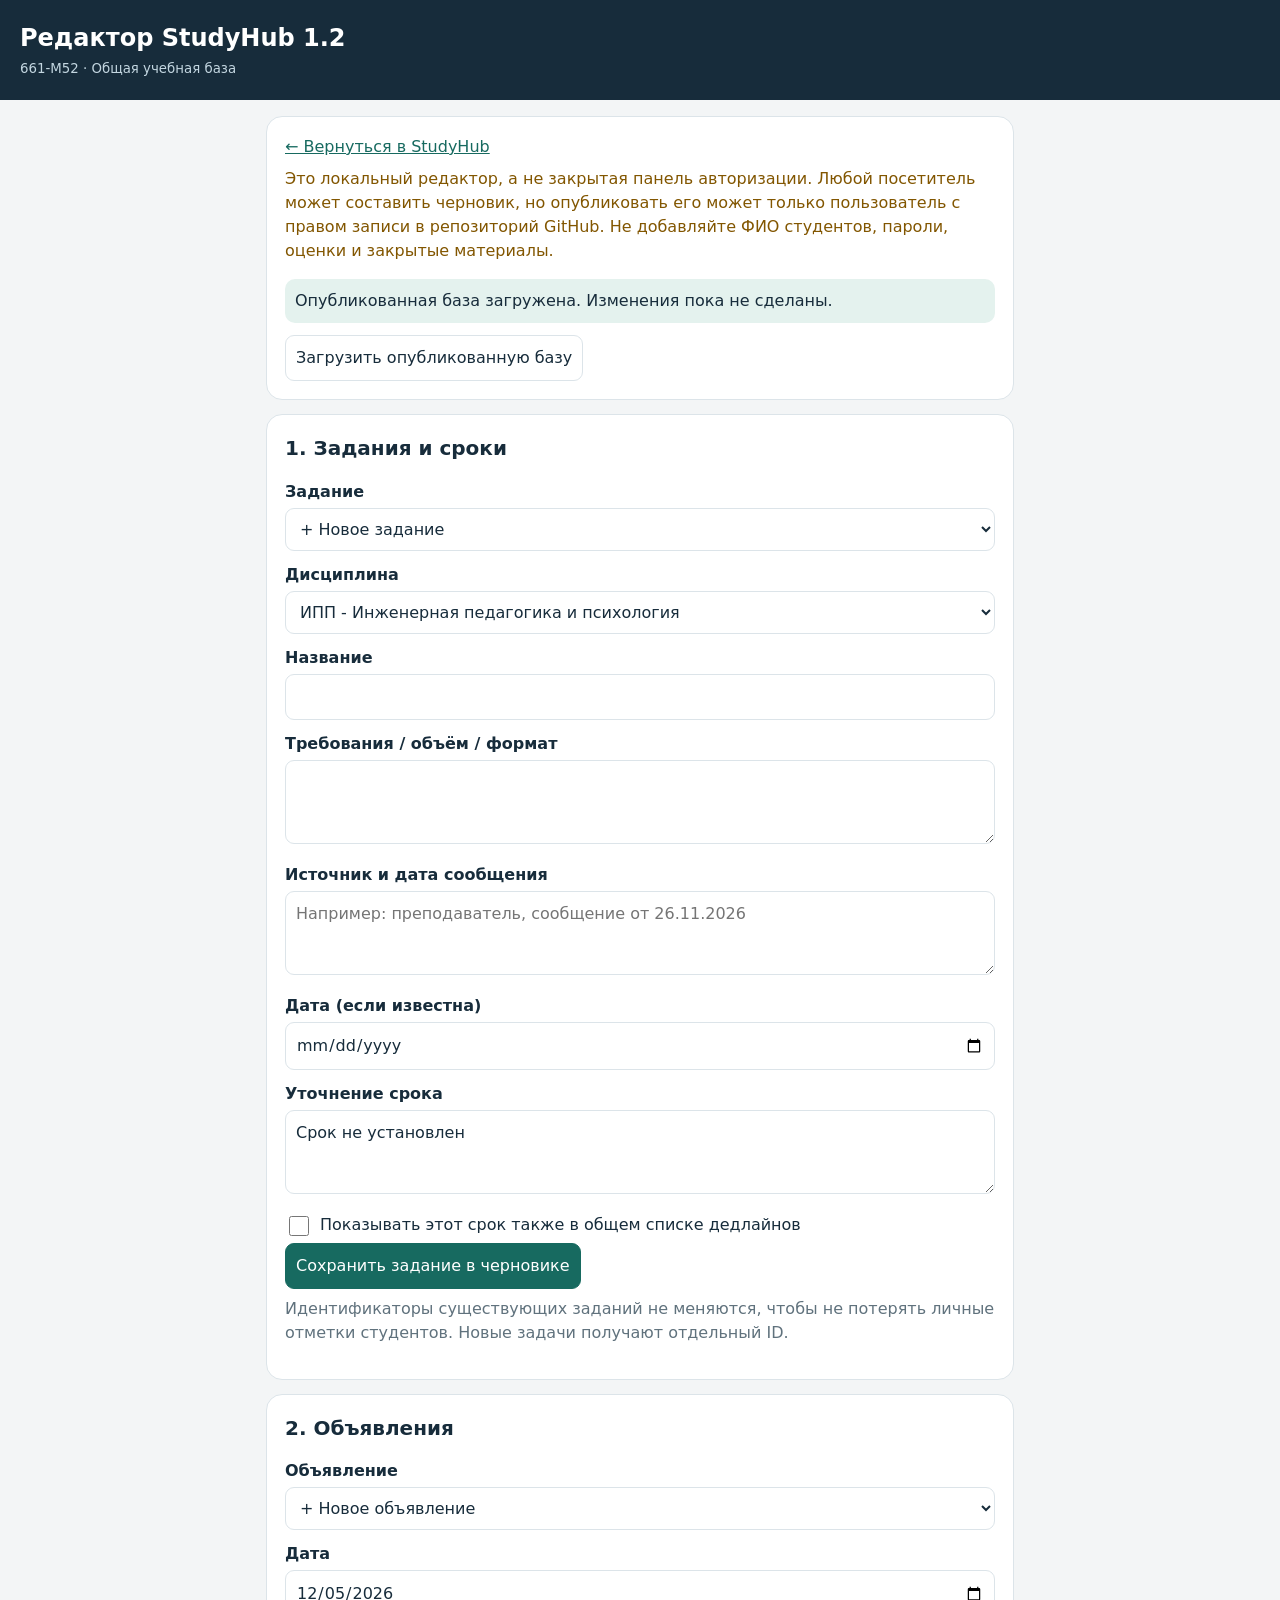
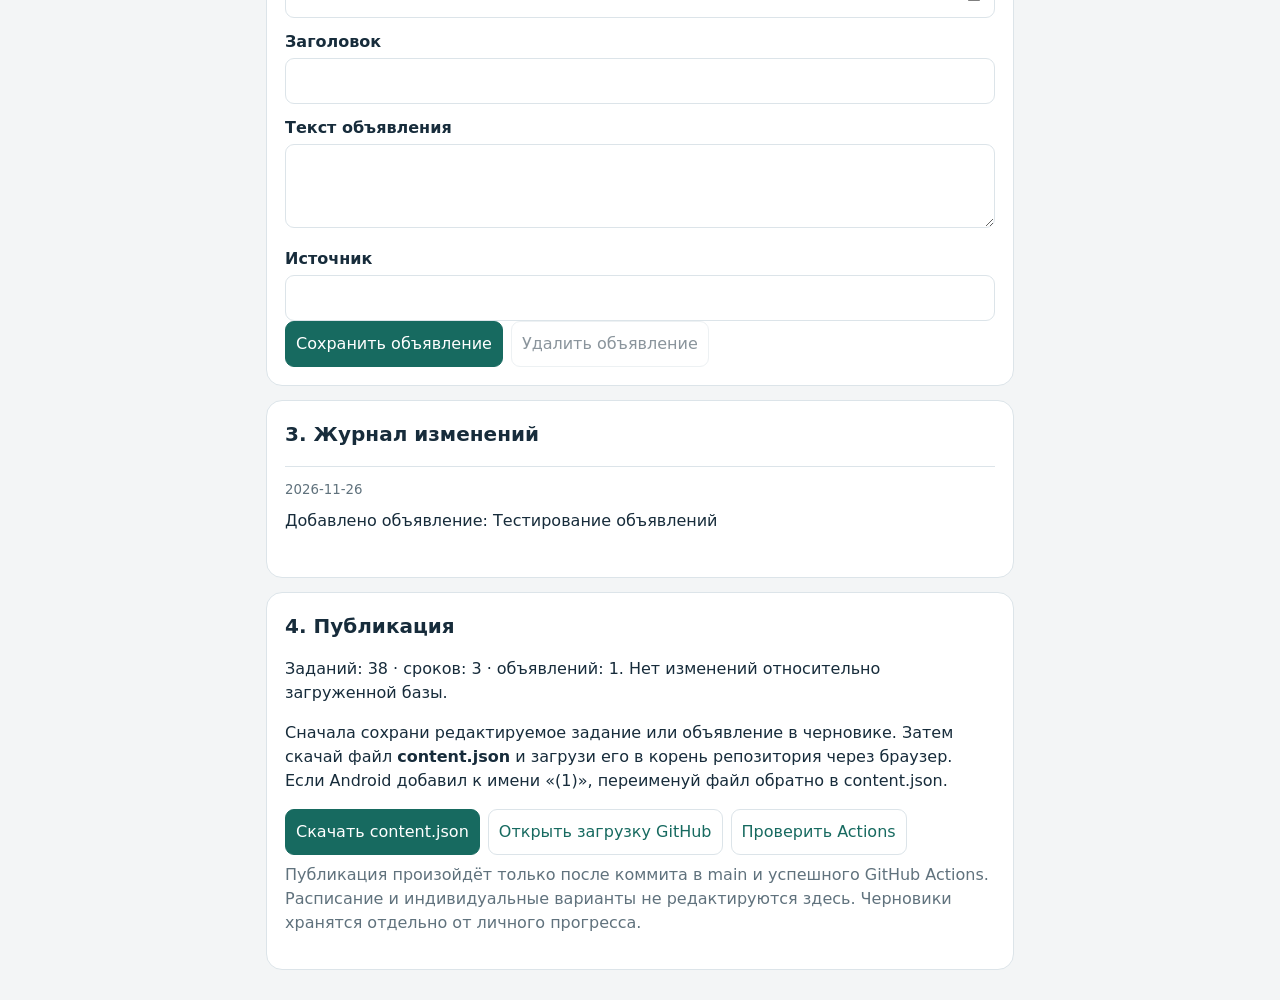
<file: admin.html>
<!doctype html><html lang="ru"><head><meta charset="utf-8"><meta name="viewport" content="width=device-width,initial-scale=1"><meta name="robots" content="noindex"><meta name="theme-color" content="#172c3b"><title>Редактор · KNITU StudyHub</title><style>
:root{color-scheme:light dark;--bg:#f3f5f6;--panel:#fff;--text:#172c3b;--muted:#60727d;--line:#dce4e9;--accent:#176a60;--soft:#e4f2ee;--warn:#825600} @media(prefers-color-scheme:dark){:root{--bg:#111a21;--panel:#1c2933;--text:#eef4f7;--muted:#a6b8c3;--line:#41505b;--accent:#8ad6c8;--soft:#243c40;--warn:#f3c878}}*{box-sizing:border-box}body{margin:0;background:var(--bg);color:var(--text);font:16px/1.5 system-ui,sans-serif}header{background:#172c3b;color:white;padding:20px}main{max-width:780px;margin:auto;padding:16px}h1{font-size:24px;margin:0}h2{font-size:20px;margin-top:0}p{margin:8px 0 16px}.panel{background:var(--panel);border:1px solid var(--line);border-radius:16px;padding:18px;margin:0 0 14px}label{display:block;font-weight:600;margin:12px 0 4px}input,select,textarea,button{font:inherit;color:var(--text);background:var(--panel);border:1px solid var(--line);border-radius:9px;padding:10px;max-width:100%}input:not([type=checkbox]),select,textarea{width:100%}textarea{min-height:84px;resize:vertical}button,a.button{cursor:pointer;min-height:44px;text-decoration:none;display:inline-flex;align-items:center;justify-content:center}button.primary,a.primary{background:#176a60;color:#fff;border-color:#176a60}button:disabled{opacity:.5;cursor:default}a{color:var(--accent)}a.button{border:1px solid var(--line);border-radius:9px;padding:10px}small,.muted{color:var(--muted)}.warning{color:var(--warn)}.row{display:flex;flex-wrap:wrap;gap:8px;align-items:center}.note{background:var(--soft);border-radius:10px;padding:10px}.hidden,[hidden]{display:none!important}.check{display:flex;gap:8px;align-items:flex-start;font-weight:normal}.check input{width:20px;height:20px;flex-shrink:0}.journal{border-top:1px solid var(--line);padding:10px 0}.journal p{white-space:pre-wrap}#status{white-space:pre-wrap;overflow-wrap:anywhere}button:focus-visible,input:focus-visible,select:focus-visible,textarea:focus-visible,a:focus-visible{outline:2px solid var(--accent);outline-offset:2px}
</style></head><body><header><h1>Редактор StudyHub 1.2</h1><small style="color:#c3d6e0">661-М52 · Общая учебная база</small></header><main>
<div class="panel"><a href="./">← Вернуться в StudyHub</a><p class="warning">Это локальный редактор, а не закрытая панель авторизации. Любой посетитель может составить черновик, но опубликовать его может только пользователь с правом записи в репозиторий GitHub. Не добавляйте ФИО студентов, пароли, оценки и закрытые материалы.</p><div id="status" class="note" role="status">Загрузка опубликованной базы…</div><div class="row" style="margin-top:12px"><button id="reload">Загрузить опубликованную базу</button><button id="restore" hidden>Восстановить черновик</button></div></div>
<div id="editor" hidden><div class="panel"><h2>1. Задания и сроки</h2><label for="taskSelect">Задание</label><select id="taskSelect"></select><form id="taskForm"><label for="subject">Дисциплина</label><select id="subject" required></select><label for="title">Название</label><input id="title" maxlength="400" required><label for="description">Требования / объём / формат</label><textarea id="description" maxlength="4000" required></textarea><label for="source">Источник и дата сообщения</label><textarea id="source" maxlength="4000" required placeholder="Например: преподаватель, сообщение от 26.11.2026"></textarea><label for="deadline">Дата (если известна)</label><input type="date" id="deadline"><label for="deadlineNote">Уточнение срока</label><textarea id="deadlineNote" maxlength="4000" required placeholder="Срок не установлен / предварительно / до даты / к экзамену"></textarea><label class="check"><input type="checkbox" id="inDeadlines">Показывать этот срок также в общем списке дедлайнов</label><div id="deadlineDetails" hidden><label for="deadlineStatus">Основание / статус общего срока</label><input id="deadlineStatus" maxlength="4000" placeholder="Предварительно / сообщение преподавателя / официально"></div><button class="primary" type="submit">Сохранить задание в черновике</button></form><p class="muted">Идентификаторы существующих заданий не меняются, чтобы не потерять личные отметки студентов. Новые задачи получают отдельный ID.</p></div>
<div class="panel"><h2>2. Объявления</h2><label for="annSelect">Объявление</label><select id="annSelect"></select><form id="annForm"><label for="annDate">Дата</label><input type="date" id="annDate" required><label for="annTitle">Заголовок</label><input id="annTitle" maxlength="400" required><label for="annBody">Текст объявления</label><textarea id="annBody" maxlength="4000" required></textarea><label for="annSource">Источник</label><input id="annSource" maxlength="4000" required><div class="row"><button class="primary" type="submit">Сохранить объявление</button><button type="button" id="removeAnn" disabled>Удалить объявление</button></div></form></div>
<div class="panel"><h2>3. Журнал изменений</h2><div id="journal"></div></div>
<div class="panel"><h2>4. Публикация</h2><p id="count"></p><p>Сначала сохрани редактируемое задание или объявление в черновике. Затем скачай файл <b>content.json</b> и загрузи его в корень репозитория через браузер. Если Android добавил к имени «(1)», переименуй файл обратно в content.json.</p><div class="row"><button class="primary" id="download">Скачать content.json</button><a class="button" href="https://github.com/JohnDilingerDev/knitu-studyhub/upload/main" target="_blank" rel="noopener">Открыть загрузку GitHub</a><a class="button" href="https://github.com/JohnDilingerDev/knitu-studyhub/actions" target="_blank" rel="noopener">Проверить Actions</a></div><p class="muted">Публикация произойдёт только после коммита в main и успешного GitHub Actions. Расписание и индивидуальные варианты не редактируются здесь. Черновики хранятся отдельно от личного прогресса.</p></div></div></main>
<script>
'use strict';const $=id=>document.getElementById(id);const KEY='studyhub:661-M52:admin-draft:1';const GROUP='661-М52 ИППБТ';let base=null,draft=null,subjects={},stashed=null,dirty=false;const clone=x=>JSON.parse(JSON.stringify(x));const today=()=>new Intl.DateTimeFormat('sv-SE',{timeZone:'Europe/Moscow',year:'numeric',month:'2-digit',day:'2-digit'}).format(new Date());const message=(s,w=false)=>{$('status').textContent=s;$('status').classList.toggle('warning',w)};const text=(id)=>$(id).value.trim();const option=(select,value,label)=>select.add(new Option(label,value));const eq=(a,b)=>JSON.stringify(a)===JSON.stringify(b);const idFor=()=> 'T-'+(globalThis.crypto?.randomUUID?.()||Date.now().toString(36)+'-'+Math.random().toString(36).slice(2));
function validate(c){if(!c||c.schema!==1||c.group!==GROUP||!Array.isArray(c.tasks)||!Array.isArray(c.deadlines)||!Array.isArray(c.announcements)||!Array.isArray(c.content_changes)||!c.tasks.length)throw Error('Неверная структура базы');const ids=new Set();for(const t of c.tasks){if(!t.id||ids.has(t.id)||!Object.hasOwn(subjects,t.subject)||!t.title||!t.source||!t.description||!t.deadlineNote)throw Error('Ошибка задания '+t.id);ids.add(t.id)}for(const d of c.deadlines){if(!d.date||!d.status||!d.source||!Array.isArray(d.task_ids)||d.task_ids.some(i=>!ids.has(i)))throw Error('Ошибка срока')}return c}
async function fresh(path){const r=await fetch('./'+path+'?refresh='+Date.now(),{cache:'no-store'});if(!r.ok)throw Error(path+': HTTP '+r.status);return r.json()}
function saveLocal(){dirty=!eq(base,draft);try{localStorage.setItem(KEY,JSON.stringify({base,draft}));message(dirty?'Черновик сохранён на устройстве. Для публикации скачай content.json и загрузи его в GitHub.':'Загружена актуальная опубликованная база.')}catch(e){message('Не удалось сохранить черновик в браузере. Скачай content.json до закрытия страницы.',true)}}
function log(note){draft.updated=today();draft.content_changes=[{date:today(),note},...draft.content_changes].slice(0,100)}
function drawJournal(){const j=$('journal');j.replaceChildren();if(!draft.content_changes.length)j.textContent='Изменений пока нет.';for(const x of draft.content_changes.slice(0,20)){const div=document.createElement('div');div.className='journal';const small=document.createElement('small');small.textContent=x.date;const p=document.createElement('p');p.textContent=x.note;div.append(small,p);j.append(div)}$('count').textContent=`Заданий: ${draft.tasks.length} · сроков: ${draft.deadlines.length} · объявлений: ${draft.announcements.length}. ${dirty?'Есть неопубликованные изменения.':'Нет изменений относительно загруженной базы.'}`}
function draw(taskId='',annId=''){const ts=$('taskSelect');ts.replaceChildren();option(ts,'','+ Новое задание');for(const t of draft.tasks)option(ts,t.id,t.subject+' · '+t.title);ts.value=taskId;const sub=$('subject');sub.replaceChildren();for(const [k,v] of Object.entries(subjects))option(sub,k,k+' - '+v);const as=$('annSelect');as.replaceChildren();option(as,'','+ Новое объявление');draft.announcements.forEach((a,i)=>option(as,String(i),a.date+' · '+a.title));as.value=annId;fillTask();fillAnn();drawJournal()}
function fillTask(){const t=draft.tasks.find(t=>t.id===$('taskSelect').value);$('subject').disabled=!!t;$('subject').value=t?.subject||Object.keys(subjects)[0];for(const k of ['title','description','source','deadline'])$(k).value=t?.[k]||'';$('deadlineNote').value=t?.deadlineNote||'Срок не установлен';const d=t&&draft.deadlines.find(d=>d.task_ids.includes(t.id));$('inDeadlines').checked=!!d;$('deadlineStatus').value=d?.status||'';$('deadlineDetails').hidden=!d}
function fillAnn(){const i=$('annSelect').value,a=i===''?null:draft.announcements[Number(i)];$('annDate').value=a?.date||today();$('annTitle').value=a?.title||'';$('annBody').value=a?.body||'';$('annSource').value=a?.source||'';$('removeAnn').disabled=!a}
async function load(){if(dirty&&!confirm('Заменить неопубликованный черновик опубликованной базой?'))return;$('editor').hidden=true;try{const d=await fresh('data.json');subjects=d.subjects;const c=validate(await fresh('content.json'));base=clone(c);draft=clone(c);dirty=false;message('Опубликованная база загружена. Изменения пока не сделаны.');try{stashed=JSON.parse(localStorage.getItem(KEY)||'null')}catch(e){stashed=null}const can=stashed&&!eq(stashed.draft,base)&&eq(stashed.base,base);$('restore').hidden=!can;if(stashed&&!eq(stashed.draft,base)&&!eq(stashed.base,base))message('Опубликованная база изменилась после сохранения черновика. Старый черновик не применяется автоматически; внеси изменения повторно.',true);draw();$('editor').hidden=false}catch(e){message('Не удалось загрузить базу: '+e.message+'. Повтори загрузку при наличии сети.',true)}}
$('reload').onclick=load;$('restore').onclick=()=>{try{draft=clone(validate(stashed.draft));saveLocal();draw();$('restore').hidden=true}catch(e){message(e.message,true)}};$('taskSelect').onchange=fillTask;$('annSelect').onchange=fillAnn;$('inDeadlines').onchange=()=>{$('deadlineDetails').hidden=!$('inDeadlines').checked};
$('taskForm').onsubmit=e=>{e.preventDefault();const old=draft.tasks.find(t=>t.id===$('taskSelect').value);const t={...(old||{}),id:old?.id||idFor(),subject:old?.subject||text('subject'),title:text('title'),description:text('description'),source:text('source'),deadline:text('deadline'),deadlineNote:text('deadlineNote')};if(!t.title||!t.description||!t.source||!t.deadlineNote){alert('Заполни все обязательные поля');return}const show=$('inDeadlines').checked,status=text('deadlineStatus');if(show&&(!t.deadline||!status)){alert('Для общего дедлайна нужна дата и основание');return}const existing=old&&draft.deadlines.find(d=>d.task_ids.includes(t.id));const sameDeadline=(!show&&!existing)||(show&&existing&&existing.date===t.deadline&&existing.status===status&&old.source===t.source);if(old&&eq(old,t)&&sameDeadline){message('Изменений нет.');return}if(old){draft.tasks[draft.tasks.indexOf(old)]=t}else draft.tasks.push(t);if(!sameDeadline){draft.deadlines=draft.deadlines.map(d=>({...d,task_ids:d.task_ids.filter(i=>i!==t.id)})).filter(d=>d.task_ids.length);if(show){const d={date:t.deadline,subject:subjects[t.subject],status,source:t.source,task_ids:[t.id]};const group=draft.deadlines.find(x=>x.date===d.date&&x.subject===d.subject&&x.status===d.status&&x.source===d.source);if(group)group.task_ids.push(t.id);else draft.deadlines.push(d)}}draft.deadlines.sort((a,b)=>a.date.localeCompare(b.date));log((old?'Уточнено задание: ':'Добавлено задание: ')+t.subject+' · '+t.title+(t.deadline?' · дата '+t.deadline:''));saveLocal();draw(t.id,$('annSelect').value)};
$('annForm').onsubmit=e=>{e.preventDefault();const i=$('annSelect').value,a={date:text('annDate'),title:text('annTitle'),body:text('annBody'),source:text('annSource')};if(!a.date||!a.title||!a.body||!a.source){alert('Заполни все поля');return}if(i===''&&draft.announcements.length>=100){alert('Достигнут лимит объявлений');return}if(i==='')draft.announcements.unshift(a);else draft.announcements[Number(i)]=a;log((i===''?'Добавлено объявление: ':'Уточнено объявление: ')+a.title);saveLocal();draw($('taskSelect').value,i===''?'0':i)};
$('removeAnn').onclick=()=>{const i=$('annSelect').value;if(i!==''&&confirm('Удалить это объявление из черновика?')){const a=draft.announcements.splice(Number(i),1)[0];log('Удалено объявление: '+a.title);saveLocal();draw($('taskSelect').value)}};
$('download').onclick=async()=>{if(!dirty){message('Нет изменений для публикации.');return}try{const current=validate(await fresh('content.json'));if(!eq(base,current)){message('Опубликованная база изменилась. Экспорт заблокирован, чтобы не перезаписать новые данные. Загрузите базу и повторите правки.',true);return}validate(draft);const url=URL.createObjectURL(new Blob([JSON.stringify(draft,null,2)+'\n'],{type:'application/json;charset=utf-8'}));const a=document.createElement('a');a.href=url;a.download='content.json';a.click();setTimeout(()=>URL.revokeObjectURL(url),2000);message('Файл подготовлен. Загрузи content.json в GitHub, выбери main и дождись успешной публикации. Черновик сохранён.')}catch(e){message('Экспорт не выполнен: '+e.message,true)}};load();
</script></body></html>
</file>
